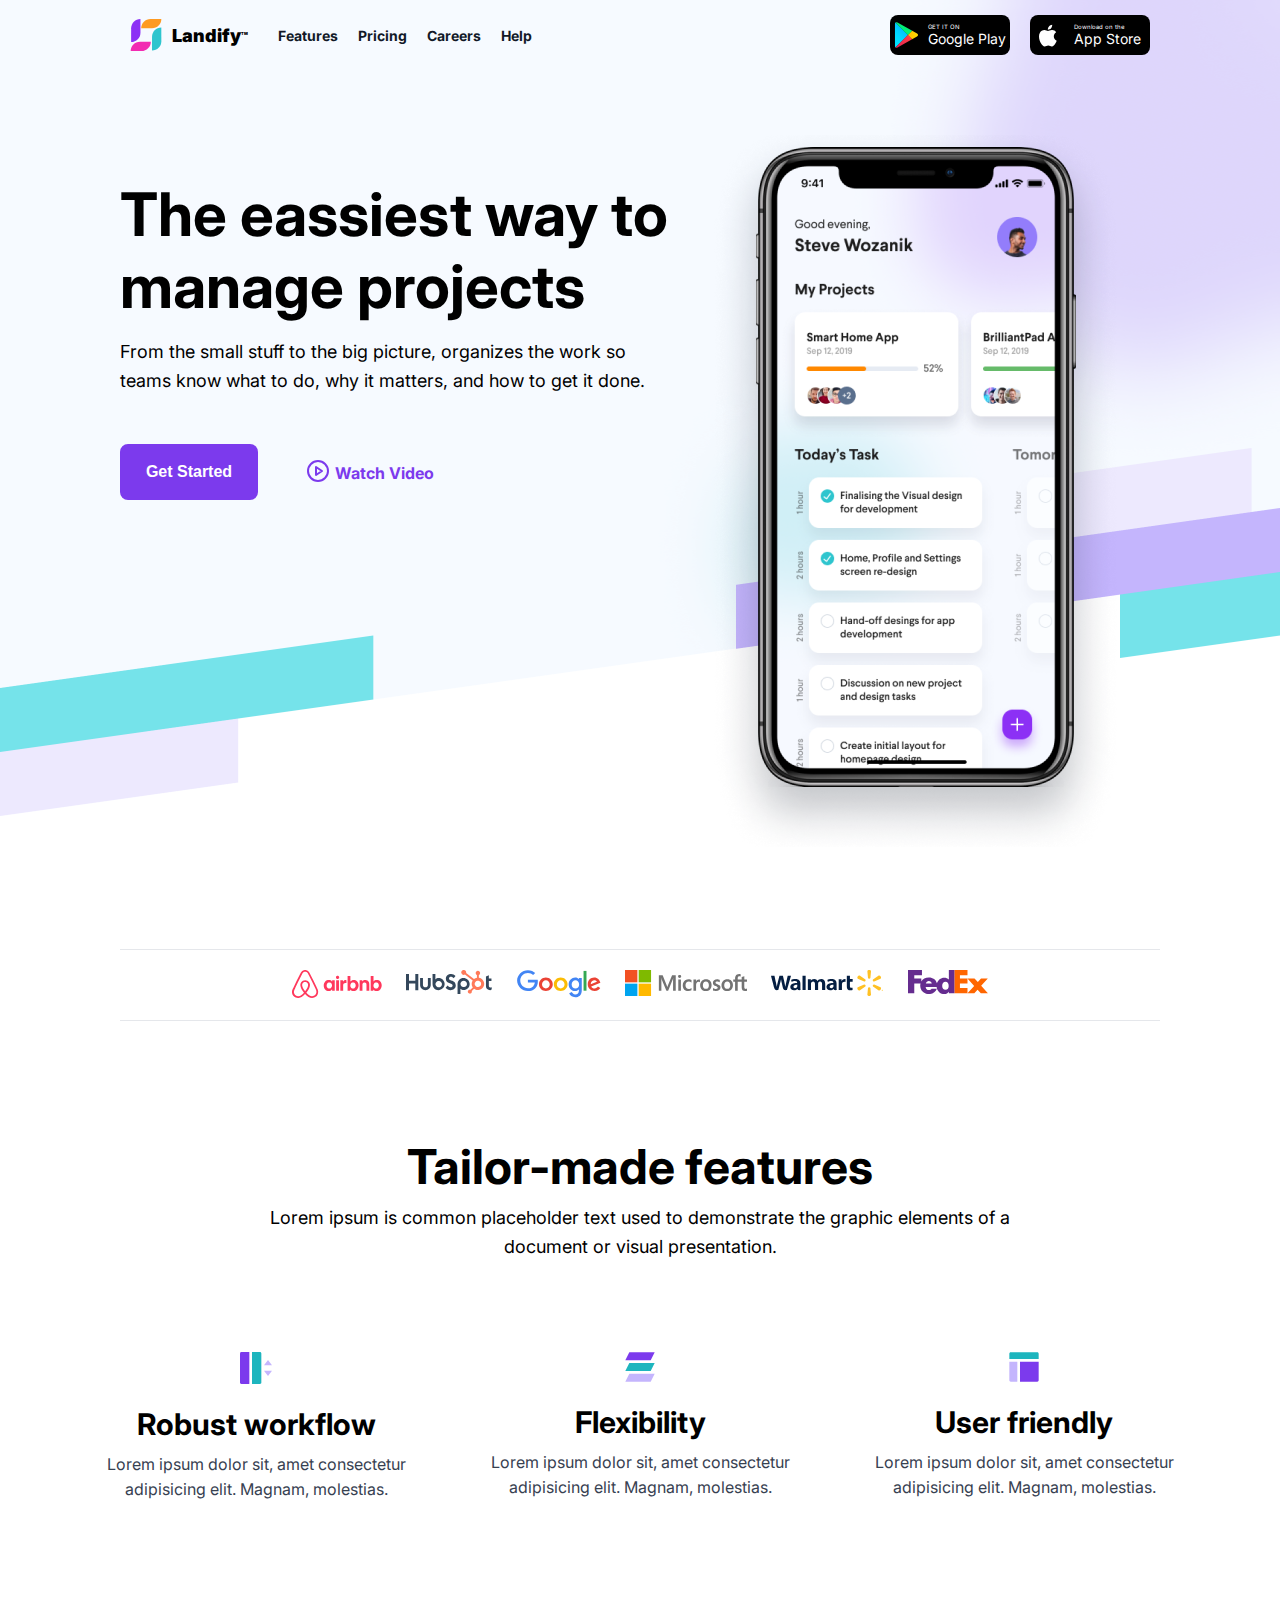
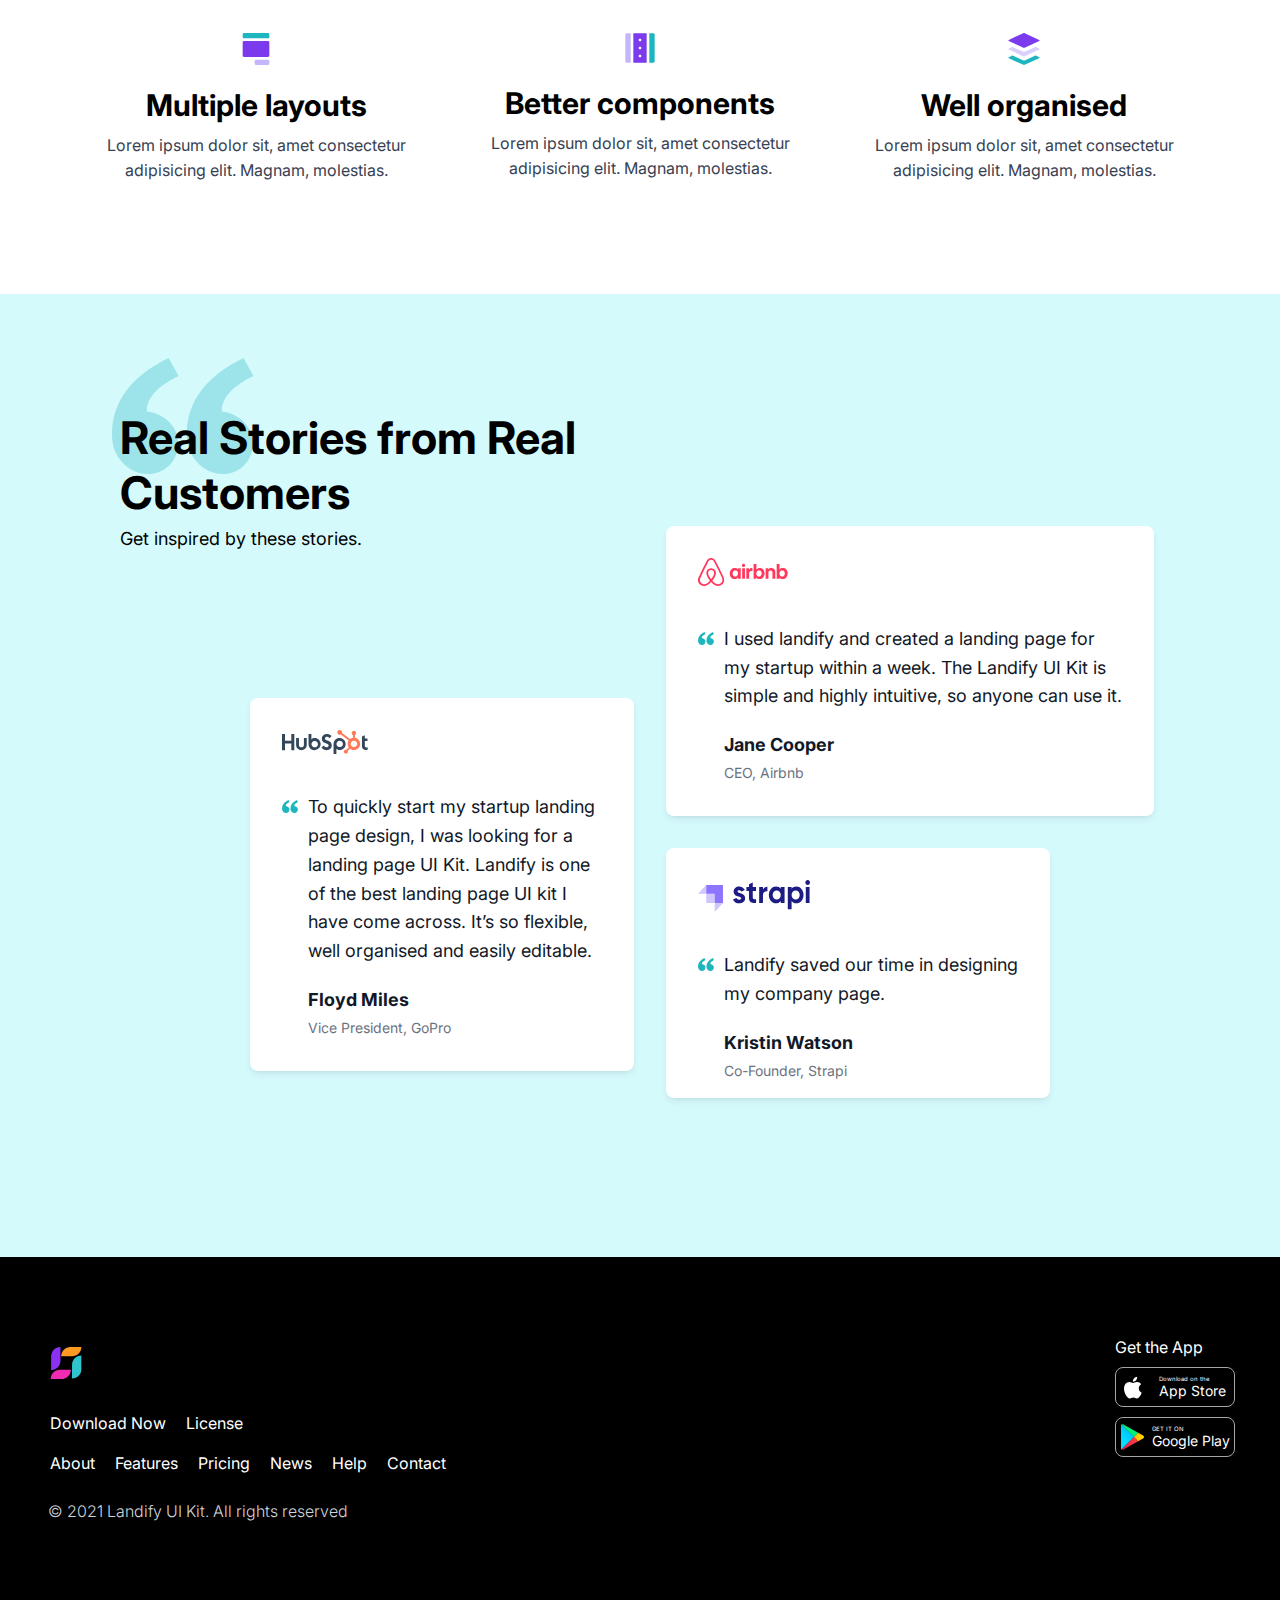
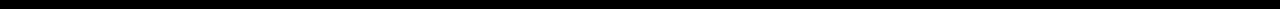
<file: index.html>
<!DOCTYPE html>
<html lang="en">

<head>
    <meta charset="UTF-8">
    <meta http-equiv="X-UA-Compatible" content="IE=edge">
    <meta name="viewport" content="width=device-width, initial-scale=1.0">
    <title>Document</title>
    <link rel="stylesheet" href="base.css">
    <link rel="shortcut icon" href="#">
</head>

<body>
    <header>
        <nav>
            <div class="nav-links">
                <div class="nav-links-logo">
                    <svg width="32" height="32" viewBox="0 0 32 32" fill="none" xmlns="http://www.w3.org/2000/svg">
                        <path
                            d="M0.657532 32H11.5068C16.6514 32 20.8219 27.8295 20.8219 22.6849H9.9726C4.82803 22.6849 0.657532 26.8554 0.657532 32Z"
                            fill="#F22BB2" />
                        <path
                            d="M1.14288 9.31507V23.0137C6.28745 23.0137 10.458 18.8432 10.458 13.6986V0C5.31338 0 1.14288 4.1705 1.14288 9.31507Z"
                            fill="#8C30F5" />
                        <path
                            d="M31.3425 0H20.4932C15.3486 0 11.1781 4.1705 11.1781 9.31507H22.0274C27.172 9.31507 31.3425 5.14457 31.3425 0Z"
                            fill="#FE9A22" />
                        <path
                            d="M31.3425 22.137V8.43835C26.1979 8.43835 22.0274 12.6089 22.0274 17.7534V31.4521C27.172 31.4521 31.3425 27.2816 31.3425 22.137Z"
                            fill="#2EC5CE" />
                    </svg>
                    <a href="#">Landify<sup style="font-size: .4rem;">TM</sup></a>
                </div>
                <div>
                    <a class="nav-link" href="#"><strong>Features</strong></a>
                </div>
                <div>
                    <a class="nav-link" href="#"><strong>Pricing</strong></a>
                </div>
                <div>
                    <a class="nav-link" href="#"><strong>Careers</strong></a>
                </div>
                <div>
                    <a class="nav-link" href="#"><strong>Help</strong></a>
                </div>
            </div>
            <div class="nav-store-links">
                <a href="#">
                    <div class="nav-store-links-div">
                        <svg width="25" height="26" viewBox="0 0 25 26" fill="none" xmlns="http://www.w3.org/2000/svg">
                            <path
                                d="M1.43531 0.538054C1.10739 0.930126 0.941819 1.43275 0.972507 1.94295V24.0591C0.941729 24.5693 1.10731 25.0719 1.43531 25.464L1.50931 25.5361L13.8983 13.1472V12.8549L1.50931 0.465454L1.43531 0.538054Z"
                                fill="url(#paint0_linear_3192_1671)" />
                            <path
                                d="M18.0277 17.2786L13.8983 13.1472V12.8549L18.0287 8.72449L18.1218 8.77759L23.0146 11.5577C24.4122 12.3517 24.4122 13.6509 23.0146 14.4454L18.1218 17.2255L18.0277 17.2786Z"
                                fill="url(#paint1_linear_3192_1671)" />
                            <path
                                d="M18.1218 17.225L13.8983 13.0011L1.4353 25.464C1.72007 25.7152 2.08373 25.8588 2.46326 25.87C2.8428 25.8812 3.2143 25.7593 3.5134 25.5254L18.1218 17.225Z"
                                fill="url(#paint2_linear_3192_1671)" />
                            <path
                                d="M18.1218 8.77706L3.5134 0.476657C3.2143 0.242751 2.8428 0.120844 2.46326 0.132058C2.08373 0.143272 1.72007 0.286899 1.4353 0.538057L13.8983 13.0011L18.1218 8.77706Z"
                                fill="url(#paint3_linear_3192_1671)" />
                            <path opacity="0.2"
                                d="M18.0287 17.132L3.5134 25.3793C3.22582 25.5982 2.87482 25.7176 2.51339 25.7196C2.15196 25.7215 1.79971 25.6058 1.5098 25.39L1.4353 25.4645L1.5093 25.5366L1.5098 25.5361C1.79966 25.752 2.15193 25.8678 2.51339 25.8659C2.87485 25.8639 3.22587 25.7444 3.5134 25.5254L18.1218 17.225L18.0287 17.132Z"
                                fill="black" />
                            <path opacity="0.12"
                                d="M1.43528 25.3184C1.1074 24.9263 0.941831 24.4237 0.972484 23.9135V24.0596C0.941813 24.5698 1.10738 25.0724 1.43528 25.4645L1.50978 25.39L1.43528 25.3184Z"
                                fill="black" />
                            <path opacity="0.12"
                                d="M23.0146 14.2988L18.0287 17.132L18.1218 17.225L23.0146 14.4449C23.3024 14.32 23.5515 14.1202 23.7358 13.8663C23.9202 13.6125 24.0331 13.3138 24.0629 13.0015C24.001 13.2843 23.8741 13.5488 23.6921 13.774C23.5101 13.9992 23.2781 14.1789 23.0146 14.2988Z"
                                fill="black" />
                            <path opacity="0.25"
                                d="M3.51343 0.623221L23.0146 11.7032C23.2783 11.8231 23.5103 12.0028 23.6923 12.2281C23.8743 12.4534 24.0012 12.7181 24.0629 13.001C24.0334 12.6886 23.9205 12.3898 23.7362 12.1358C23.5518 11.8818 23.3026 11.682 23.0146 11.5571L3.51343 0.477121C2.11583 -0.316979 0.972534 0.342621 0.972534 1.94342V2.08952C0.972534 0.488821 2.11583 -0.170779 3.51343 0.623221Z"
                                fill="white" />
                            <defs>
                                <linearGradient id="paint0_linear_3192_1671" x1="12.7996" y1="1.70976" x2="-3.98276"
                                    y2="18.4922" gradientUnits="userSpaceOnUse">
                                    <stop stop-color="#00A0FF" />
                                    <stop offset="0.00657" stop-color="#00A1FF" />
                                    <stop offset="0.2601" stop-color="#00BEFF" />
                                    <stop offset="0.5122" stop-color="#00D2FF" />
                                    <stop offset="0.7604" stop-color="#00DFFF" />
                                    <stop offset="1" stop-color="#00E3FF" />
                                </linearGradient>
                                <linearGradient id="paint1_linear_3192_1671" x1="24.8343" y1="13.0015" x2="0.637397"
                                    y2="13.0015" gradientUnits="userSpaceOnUse">
                                    <stop stop-color="#FFE000" />
                                    <stop offset="0.4087" stop-color="#FFBD00" />
                                    <stop offset="0.7754" stop-color="#FFA500" />
                                    <stop offset="1" stop-color="#FF9C00" />
                                </linearGradient>
                                <linearGradient id="paint2_linear_3192_1671" x1="15.8269" y1="15.2962" x2="-6.93143"
                                    y2="38.0545" gradientUnits="userSpaceOnUse">
                                    <stop stop-color="#FF3A44" />
                                    <stop offset="1" stop-color="#C31162" />
                                </linearGradient>
                                <linearGradient id="paint3_linear_3192_1671" x1="-1.70277" y1="-6.82376" x2="8.45975"
                                    y2="3.33876" gradientUnits="userSpaceOnUse">
                                    <stop stop-color="#32A071" />
                                    <stop offset="0.0685" stop-color="#2DA771" />
                                    <stop offset="0.4762" stop-color="#15CF74" />
                                    <stop offset="0.8009" stop-color="#06E775" />
                                    <stop offset="1" stop-color="#00F076" />
                                </linearGradient>
                            </defs>
                        </svg>
                        <div>
                            <div class="small-link">GET IT ON</div>
                            <div>Google Play</div>
                        </div>
                    </div>
                </a>
                <a href="#">
                    <div class="nav-store-links-div">
                        <svg width="18" height="23" viewBox="0 0 18 23" fill="none" xmlns="http://www.w3.org/2000/svg">
                            <path
                                d="M14.7973 12.3006C14.8081 11.4659 15.0298 10.6475 15.4418 9.92158C15.8538 9.19563 16.4428 8.58569 17.1539 8.14851C16.7021 7.50335 16.1062 6.97241 15.4134 6.59786C14.7205 6.22331 13.9499 6.01546 13.1627 5.99083C11.4835 5.81457 9.85552 6.99566 8.99981 6.99566C8.12754 6.99566 6.81004 6.00833 5.39131 6.03752C4.47364 6.06717 3.57929 6.33403 2.79541 6.81208C2.01154 7.29014 1.36486 7.9631 0.918393 8.76539C-1.01561 12.1138 0.426982 17.0349 2.27959 19.7415C3.20649 21.0668 4.28977 22.5473 5.70722 22.4948C7.09428 22.4372 7.61232 21.6103 9.28662 21.6103C10.9454 21.6103 11.4314 22.4948 12.8776 22.4614C14.366 22.4372 15.3038 21.1302 16.1981 19.7923C16.8641 18.8479 17.3766 17.8042 17.7166 16.6997C16.8518 16.334 16.1139 15.7218 15.5948 14.9395C15.0757 14.1572 14.7983 13.2394 14.7973 12.3006Z"
                                fill="white" />
                            <path
                                d="M12.0656 4.21083C12.8772 3.23663 13.277 1.98445 13.1802 0.720215C11.9403 0.850435 10.7951 1.44299 9.97259 2.37982C9.57045 2.83749 9.26245 3.36993 9.0662 3.9467C8.86996 4.52347 8.78931 5.13326 8.82888 5.74121C9.44902 5.7476 10.0625 5.61319 10.6232 5.3481C11.1838 5.08301 11.6771 4.69416 12.0656 4.21083Z"
                                fill="white" />
                        </svg>
                        <div class="big-link">
                            <div class="small-link">Download on the</div>
                            <div href="#">App Store</div>
                        </div>
                    </div>
                </a>
                <div class="nav-burger">
                    <svg width="24" height="24" viewBox="0 0 24 24" fill="none" xmlns="http://www.w3.org/2000/svg">
                        <path d="M4 6H20" stroke="#111827" stroke-width="2" stroke-linecap="round"
                            stroke-linejoin="round" />
                        <path d="M4 12H20" stroke="#111827" stroke-width="2" stroke-linecap="round"
                            stroke-linejoin="round" />
                        <path d="M4 18H20" stroke="#111827" stroke-width="2" stroke-linecap="round"
                            stroke-linejoin="round" />
                    </svg>
                </div>
            </div>
        </nav>
        <div class="header">
            <div class="header-news">
                <div class="header-headline">
                    <h1>The eassiest way to manage projects</h1>
                </div>
                <div class="header-line">
                    From the small stuff to the big picture, organizes the work so teams know what to do, why it
                    matters, and how to get it done.
                </div>
                <div class="header-links">
                    <button>Get Started</button>
                    <div class="header-links-sep">
                        <a class="header-svg" href="#">
                            <svg width="24" height="24" viewBox="0 0 24 24" fill="none"
                                xmlns="http://www.w3.org/2000/svg">
                                <path
                                    d="M12 22C17.5228 22 22 17.5228 22 12C22 6.47715 17.5228 2 12 2C6.47715 2 2 6.47715 2 12C2 17.5228 6.47715 22 12 22Z"
                                    stroke="#7C3AED" stroke-width="2" stroke-linecap="round" stroke-linejoin="round" />
                                <path d="M10 8L16 12L10 16V8Z" stroke="#7C3AED" stroke-width="2" stroke-linecap="round"
                                    stroke-linejoin="round" />
                            </svg>
                        </a>
                        <a class="header-link" href="#">Watch Video</a>
                    </div>
                </div>
            </div>
            <div class="header-shows">
                <img src="./img/iphoneX.png" alt="iPhone X">
            </div>
        </div>
    </header>
    <main>
        <div class="links">
            <div class="links-item">
                <a href="#">
                    <svg width="90" height="28" viewBox="0 0 90 28" fill="none" xmlns="http://www.w3.org/2000/svg">
                        <path
                            d="M25.7996 19.8443C25.6584 19.5031 25.5261 19.1443 25.3849 18.8381L24.732 17.3768L24.7055 17.3506C22.7643 13.1506 20.6908 8.88059 18.4937 4.68059L18.4055 4.50559C18.1849 4.09434 17.9643 3.63934 17.7349 3.21934C17.4525 2.72059 17.179 2.18684 16.729 1.67934C16.2904 1.14833 15.7383 0.720506 15.1127 0.426739C14.4871 0.132972 13.8036 -0.0194092 13.1114 -0.0194092C12.4192 -0.0194092 11.7356 0.132972 11.11 0.426739C10.4844 0.720506 9.93235 1.14833 9.49372 1.67934C9.07901 2.18684 8.77019 2.72059 8.48783 3.21934C8.26724 3.67434 8.04666 4.12059 7.81724 4.53184L7.72901 4.70684C5.56725 8.90684 3.45842 13.1768 1.51724 17.3768L1.4643 17.4293C1.27019 17.8843 1.04077 18.3568 0.820186 18.8643C0.679009 19.1706 0.537833 19.5031 0.396656 19.8706C0.0155087 20.8329 -0.106204 21.8771 0.0435143 22.9003C0.193232 23.9234 0.609213 24.8903 1.25046 25.7054C1.89171 26.5206 2.73609 27.1561 3.70038 27.5491C4.66468 27.9421 5.71561 28.0792 6.7496 27.9468C7.74089 27.8174 8.69543 27.49 9.55548 26.9843C10.7025 26.3456 11.8055 25.4181 13.0408 24.0793C14.2761 25.4181 15.4055 26.3456 16.5261 26.9931C17.6037 27.6203 18.824 27.9665 20.0731 27.9993C21.5196 28.0053 22.9194 27.4921 24.0141 26.5545C25.1088 25.6168 25.8245 24.3181 26.029 22.8981C26.2653 21.8776 26.1854 20.8102 25.7996 19.8356V19.8443ZM13.129 21.2968C11.6114 19.3718 10.6231 17.6043 10.2878 16.0906C10.1489 15.5297 10.119 14.9476 10.1996 14.3756C10.2614 13.9293 10.429 13.5356 10.6584 13.2031C11.1878 12.4418 12.1143 11.9693 13.129 11.9693C13.6109 11.9547 14.0889 12.059 14.5201 12.2728C14.9513 12.4866 15.3222 12.8033 15.5996 13.1943C15.829 13.5443 15.9967 13.9293 16.0496 14.3756C16.1378 14.8831 16.1025 15.4693 15.9614 16.0906C15.6261 17.5781 14.6378 19.3631 13.129 21.2968ZM24.3702 22.5918C24.2699 23.3128 23.9809 23.9951 23.532 24.5708C23.083 25.1465 22.4898 25.5955 21.8114 25.8731C21.1408 26.1531 20.3996 26.2318 19.6761 26.1531C18.9702 26.0656 18.2643 25.8381 17.5408 25.4181C16.3395 24.6818 15.2592 23.767 14.3378 22.7056C16.1908 20.4306 17.3114 18.3568 17.7349 16.5106C17.9378 15.6356 17.9643 14.8481 17.8761 14.1218C17.7659 13.4335 17.507 12.7768 17.1172 12.1968C16.6722 11.5679 16.0781 11.0571 15.3873 10.7092C14.6965 10.3614 13.9301 10.1871 13.1555 10.2018C11.5231 10.2018 10.0672 10.9543 9.18489 12.1881C8.78769 12.7666 8.53099 13.4285 8.43489 14.1218C8.32019 14.8568 8.34666 15.6706 8.57607 16.5106C8.9996 18.3568 10.1467 20.4568 11.9731 22.7231C11.0674 23.8047 9.98462 24.7276 8.77019 25.4531C8.03783 25.8731 7.34077 26.0918 6.63489 26.1793C5.53714 26.3188 4.42826 26.0229 3.54927 25.3561C2.67028 24.6892 2.09223 23.7053 1.94077 22.6181C1.85254 21.9181 1.9143 21.2181 2.19666 20.4306C2.28489 20.1506 2.41724 19.8706 2.55842 19.5381C2.75254 19.0831 2.98195 18.6106 3.20254 18.1381L3.23783 18.0768C5.14372 13.9031 7.22607 9.64184 9.38783 5.46809L9.47607 5.29309C9.69666 4.87309 9.91724 4.42684 10.1467 4.00684C10.3761 3.56059 10.6231 3.13184 10.9408 2.78184C11.2157 2.45636 11.5593 2.1946 11.9473 2.01501C12.3352 1.83541 12.7582 1.74233 13.1864 1.74233C13.6145 1.74233 14.0375 1.83541 14.4255 2.01501C14.8134 2.1946 15.157 2.45636 15.432 2.78184C15.7408 3.13184 15.9967 3.56059 16.2261 4.00684C16.4467 4.42684 16.6672 4.88184 16.8967 5.29309L16.9849 5.46809C19.1378 9.64184 21.2202 13.9031 23.1614 18.0768L23.1878 18.1031C23.4172 18.5581 23.6114 19.0656 23.832 19.5031C23.9731 19.8443 24.1143 20.1156 24.2025 20.4043C24.3702 21.1918 24.4584 21.8918 24.3702 22.5918ZM36.6525 21.1043C35.9877 21.114 35.3291 20.9751 34.7258 20.6979C34.1224 20.4207 33.5897 20.0123 33.1672 19.5031C32.2179 18.4181 31.714 17.019 31.7555 15.5831C31.741 14.1159 32.2611 12.6928 33.2202 11.5756C33.6638 11.0599 34.2161 10.6469 34.8381 10.3657C35.4601 10.0845 36.1366 9.94197 36.8202 9.94809C37.4634 9.93063 38.1004 10.0757 38.6716 10.3696C39.2427 10.6634 39.729 11.0965 40.0849 11.6281L40.1731 10.2543H42.7496V20.8243H40.1643L40.0761 19.2843C39.7092 19.8519 39.202 20.3171 38.6028 20.6356C38.0037 20.9541 37.3323 21.1155 36.6525 21.1043ZM37.3231 18.5843C37.8349 18.5843 38.2849 18.4443 38.7084 18.1906C39.0967 17.9106 39.4143 17.5431 39.6614 17.0968C39.882 16.6506 39.9967 16.1168 39.9967 15.5218C40.0311 15.0051 39.9296 14.4883 39.7023 14.022C39.4749 13.5558 39.1294 13.156 38.6996 12.8618C38.2866 12.6067 37.8097 12.4714 37.3231 12.4714C36.8365 12.4714 36.3597 12.6067 35.9467 12.8618C35.5584 13.1418 35.2408 13.5093 34.9937 13.9556C34.7604 14.4477 34.6456 14.9869 34.6584 15.5306C34.624 16.0474 34.7255 16.5642 34.9528 17.0304C35.1802 17.4967 35.5257 17.8964 35.9555 18.1906C36.3702 18.4443 36.8202 18.5843 37.3231 18.5843ZM47.1614 7.40184C47.1614 7.70809 47.1084 7.98809 46.9672 8.21559C46.8261 8.43434 46.632 8.63559 46.3761 8.77559C46.1202 8.91559 45.8467 8.96809 45.5643 8.96809C45.2819 8.96809 44.9996 8.91559 44.7437 8.77559C44.5017 8.64199 44.2982 8.44921 44.1525 8.21559C44.0159 7.96633 43.9489 7.6854 43.9584 7.40184C43.9584 7.08684 44.0202 6.80684 44.1525 6.58809C44.2937 6.32559 44.4967 6.16809 44.7437 6.02809C44.9996 5.88809 45.2731 5.82684 45.5643 5.82684C45.8452 5.82042 46.1229 5.88639 46.3704 6.01829C46.6178 6.15019 46.8265 6.3435 46.9761 6.57934C47.1045 6.83445 47.1681 7.1168 47.1614 7.40184ZM44.1614 20.7893V10.2368H46.9672V20.8068H44.1525L44.1614 20.7893ZM54.4672 13.0018V13.0368C54.3349 12.9756 54.1584 12.9493 54.0261 12.9231C53.8496 12.8881 53.7084 12.8881 53.5408 12.8881C52.7555 12.8881 52.1643 13.1156 51.7761 13.5881C51.3525 14.0693 51.1584 14.7431 51.1584 15.6093V20.7981H48.3437V10.2281H50.929L51.0172 11.8293C51.2996 11.2693 51.6349 10.8493 52.1114 10.5343C52.5853 10.2283 53.1433 10.0754 53.7084 10.0968C53.9114 10.0968 54.1055 10.1143 54.2731 10.1493C54.3614 10.1756 54.4143 10.1756 54.4672 10.2018V13.0018ZM55.5967 20.7893V5.89684H58.4025V11.5843C58.7996 11.0768 59.2496 10.6831 59.8143 10.3768C60.7083 9.94217 61.7239 9.81887 62.6972 10.0268C63.6706 10.2348 64.5448 10.7619 65.179 11.5231C66.1305 12.6104 66.6345 14.0129 66.5908 15.4518C66.6053 16.919 66.0852 18.3421 65.1261 19.4593C64.6824 19.975 64.1302 20.388 63.5082 20.6692C62.8862 20.9504 62.2096 21.093 61.5261 21.0868C60.8829 21.1043 60.2458 20.9593 59.6747 20.6654C59.1036 20.3715 58.6172 19.9384 58.2614 19.4068L58.1731 20.7806L55.5967 20.8068V20.7893ZM61.0231 18.5843C61.5261 18.5843 61.9761 18.4443 62.3996 18.1906C62.7878 17.9106 63.1055 17.5431 63.3525 17.0968C63.582 16.6506 63.6878 16.1168 63.6878 15.5218C63.6878 14.9356 63.582 14.4018 63.3525 13.9556C63.1208 13.5253 62.7953 13.1516 62.3996 12.8618C61.9866 12.6067 61.5097 12.4714 61.0231 12.4714C60.5365 12.4714 60.0597 12.6067 59.6467 12.8618C59.2496 13.1418 58.9408 13.5093 58.6849 13.9556C58.4516 14.4477 58.3368 14.9869 58.3496 15.5306C58.3152 16.0474 58.4166 16.5642 58.644 17.0304C58.8713 17.4967 59.2168 17.8964 59.6467 18.1906C60.0614 18.4443 60.5114 18.5843 61.0231 18.5843ZM67.6496 20.7981V10.2281H70.2349L70.3231 11.6018C70.648 11.0753 71.1089 10.6443 71.658 10.3536C72.2072 10.0628 72.8247 9.92283 73.4467 9.94809C74.1579 9.93591 74.857 10.1319 75.4565 10.5117C76.056 10.8914 76.5293 11.438 76.8172 12.0831C77.1261 12.7481 77.2937 13.5706 77.2937 14.4893V20.8243H74.479V14.8568C74.479 14.1218 74.3114 13.5443 73.9761 13.1156C73.6408 12.6956 73.182 12.4681 72.5996 12.4681C72.1761 12.4681 71.8055 12.5556 71.479 12.7481C71.1702 12.9493 70.9143 13.2031 70.7202 13.5618C70.5239 13.9245 70.4266 14.3317 70.4378 14.7431V20.7981H67.6496ZM78.6967 20.7981V5.88809H81.5114V11.5756C81.8926 11.0653 82.3886 10.6501 82.9599 10.363C83.5312 10.0759 84.1621 9.92489 84.8025 9.92184C85.4674 9.91219 86.126 10.0511 86.7293 10.3283C87.3327 10.6055 87.8653 11.0139 88.2878 11.5231C89.2325 12.6103 89.7329 14.0086 89.6908 15.4431C89.7061 16.9104 89.1859 18.3338 88.2261 19.4506C87.7824 19.9663 87.2302 20.3793 86.6082 20.6605C85.9862 20.9417 85.3096 21.0842 84.6261 21.0781C83.9829 21.0955 83.3458 20.9505 82.7747 20.6566C82.2036 20.3627 81.7172 19.9297 81.3614 19.3981L81.282 20.7718L78.6967 20.7981ZM84.1496 18.5843C84.6614 18.5843 85.1114 18.4443 85.5261 18.1906C85.9231 17.9106 86.2319 17.5431 86.4878 17.0968C86.7084 16.6506 86.8231 16.1168 86.8231 15.5218C86.8575 15.0051 86.7561 14.4883 86.5287 14.022C86.3014 13.5558 85.9559 13.156 85.5261 12.8618C85.1131 12.6067 84.6362 12.4714 84.1496 12.4714C83.663 12.4714 83.1861 12.6067 82.7731 12.8618C82.3849 13.1418 82.0673 13.5093 81.8202 13.9556C81.5739 14.4433 81.4584 14.9858 81.4849 15.5306C81.4505 16.0474 81.5519 16.5642 81.7793 17.0304C82.0066 17.4967 82.3521 17.8964 82.782 18.1906C83.1967 18.4443 83.6202 18.5843 84.1496 18.5843Z"
                            fill="#FF385C" />
                    </svg>
                </a>
                <a href="#">
                    <svg width="86" height="24" viewBox="0 0 86 24" fill="none" xmlns="http://www.w3.org/2000/svg">
                        <g clip-path="url(#clip0_3854_1044)">
                            <path
                                d="M9.31334 3.97272V10.7425H2.99819V3.97272H0V20.1328H2.99819V13.5828H9.31334V20.1328H12.3115V3.97272H9.31334Z"
                                fill="#33475B" />
                            <path
                                d="M21.9069 14.909C21.9069 15.5567 21.6455 16.1778 21.1804 16.6357C20.7152 17.0937 20.0843 17.351 19.4265 17.351C18.7687 17.351 18.1378 17.0937 17.6726 16.6357C17.2074 16.1778 16.9461 15.5567 16.9461 14.909V7.98743H14.1022V14.909C14.1022 16.2979 14.6626 17.6299 15.6601 18.612C16.6577 19.5941 18.0106 20.1458 19.4214 20.1458C20.8321 20.1458 22.185 19.5941 23.1826 18.612C24.1801 17.6299 24.7405 16.2979 24.7405 14.909V7.98743H21.9069V14.909Z"
                                fill="#33475B" />
                            <path
                                d="M42.9781 8.70041C42.9781 7.28167 43.9315 6.83189 44.9759 6.83189C45.8176 6.83189 46.9297 7.46244 47.6568 8.22749L49.5195 6.06684C48.5896 4.82888 46.7034 3.97272 45.1595 3.97272C42.0747 3.97272 39.8433 5.75157 39.8433 8.70041C39.8433 14.1715 46.6359 12.436 46.6359 15.4976C46.6359 16.442 45.7045 17.2765 44.6381 17.2765C42.9561 17.2765 42.4111 16.4666 41.6384 15.6104L39.5715 17.7263C40.8936 19.3243 42.5242 20.1357 44.4779 20.1357C47.4086 20.1357 49.7663 18.3351 49.7663 15.5208C49.7663 9.44666 42.9737 11.334 42.9737 8.70041"
                                fill="#33475B" />
                            <path
                                d="M84.9995 17.5512C83.319 17.5512 82.8416 16.8354 82.8416 15.7391V10.8871H85.4535V8.4285H82.8416V5.18463L79.958 6.45875V16.3422C79.958 18.8702 81.7296 20.1443 84.1593 20.1443C84.5404 20.1512 84.9212 20.1211 85.2963 20.0547L85.9999 17.505C85.6826 17.5267 85.3183 17.5484 84.9995 17.5484"
                                fill="#33475B" />
                            <path
                                d="M32.7318 8.06844C31.323 8.06844 30.3403 8.47048 29.3899 9.38883V4.06964H26.5415V13.9285C26.5415 17.6193 29.2518 20.1473 32.297 20.1473C35.6756 20.1473 38.6474 17.5744 38.6474 14.1093C38.6474 10.6875 35.9121 8.06988 32.7318 8.06988V8.06844ZM32.7142 17.3257C32.075 17.3257 31.4502 17.1391 30.9187 16.7895C30.3872 16.4399 29.973 15.943 29.7284 15.3616C29.4838 14.7802 29.4198 14.1405 29.5445 13.5233C29.6692 12.9061 29.977 12.3392 30.429 11.8942C30.8809 11.4492 31.4568 11.1462 32.0837 11.0235C32.7106 10.9007 33.3604 10.9637 33.9509 11.2045C34.5414 11.4453 35.0462 11.8531 35.4013 12.3764C35.7564 12.8996 35.9459 13.5147 35.9459 14.144C35.9459 14.9878 35.6054 15.7971 34.9994 16.3938C34.3933 16.9905 33.5713 17.3257 32.7142 17.3257Z"
                                fill="#33475B" />
                            <path
                                d="M63.6597 13.9618C63.6597 10.4909 60.6938 7.92383 57.3093 7.92383C54.2641 7.92383 51.5538 10.4518 51.5538 14.1426V24.0072H54.4022V18.6808C55.3511 19.5977 56.3354 20.0012 57.7426 20.0012C60.923 20.0012 63.6582 17.385 63.6582 13.9618H63.6597ZM60.9626 13.9271C60.9626 14.5564 60.7731 15.1715 60.418 15.6947C60.0629 16.2179 59.5582 16.6258 58.9676 16.8666C58.3771 17.1074 57.7273 17.1704 57.1004 17.0476C56.4735 16.9249 55.8977 16.6218 55.4457 16.1769C54.9937 15.7319 54.6859 15.165 54.5612 14.5478C54.4365 13.9306 54.5005 13.2909 54.7451 12.7095C54.9897 12.1281 55.404 11.6312 55.9354 11.2816C56.4669 10.932 57.0917 10.7454 57.7309 10.7454C58.588 10.7454 59.41 11.0806 60.0161 11.6773C60.6222 12.274 60.9626 13.0832 60.9626 13.9271Z"
                                fill="#33475B" />
                            <path
                                d="M72.8615 7.78787V4.97063C73.2397 4.79667 73.5599 4.52054 73.7848 4.17438C74.0098 3.82823 74.1302 3.42628 74.1322 3.01535V2.95027C74.1322 2.37493 73.9 1.82315 73.4868 1.41632C73.0736 1.00949 72.5131 0.780939 71.9287 0.780939H71.8626C71.2782 0.780939 70.7177 1.00949 70.3045 1.41632C69.8913 1.82315 69.6591 2.37493 69.6591 2.95027V3.01535C69.6611 3.42628 69.7815 3.82823 70.0065 4.17438C70.2314 4.52054 70.5516 4.79667 70.9298 4.97063V7.78787C69.8429 7.95157 68.8192 8.3951 67.9625 9.07356L60.1152 3.05584C60.1707 2.8574 60.2003 2.6528 60.2033 2.44698C60.2042 1.96352 60.0594 1.49067 59.7873 1.08823C59.5151 0.685791 59.1279 0.371847 58.6745 0.186108C58.2211 0.000369021 57.722 -0.0488204 57.2402 0.0447614C56.7584 0.138343 56.3156 0.370492 55.9679 0.711844C55.6201 1.0532 55.383 1.48842 55.2865 1.96245C55.1901 2.43649 55.2386 2.92805 55.4259 3.37496C55.6132 3.82186 55.9309 4.20404 56.3389 4.47314C56.7469 4.74224 57.2267 4.88618 57.7178 4.88675C58.1472 4.88486 58.5686 4.77217 58.94 4.55991L66.6683 10.4793C65.9739 11.5118 65.6116 12.7264 65.6286 13.9647C65.6456 15.203 66.0412 16.4075 66.7638 17.4211L64.4134 19.7351C64.2233 19.6753 64.0253 19.6436 63.8258 19.6411C63.4227 19.6414 63.0287 19.7593 62.6936 19.98C62.3585 20.2007 62.0974 20.5142 61.9433 20.8809C61.7891 21.2477 61.7489 21.6511 61.8276 22.0404C61.9063 22.4296 62.1005 22.7872 62.3855 23.0678C62.6706 23.3485 63.0338 23.5396 63.4291 23.6171C63.8245 23.6946 64.2344 23.655 64.6069 23.5033C64.9794 23.3515 65.2978 23.0944 65.522 22.7646C65.7461 22.4347 65.8659 22.0468 65.8662 21.6499C65.8637 21.4534 65.8315 21.2585 65.7707 21.0714L68.0961 18.782C68.8544 19.3565 69.7361 19.7525 70.6739 19.9397C71.6116 20.1268 72.5803 20.1003 73.506 19.8619C74.4316 19.6236 75.2896 19.1799 76.0142 18.5647C76.7388 17.9495 77.3107 17.1793 77.6862 16.3129C78.0618 15.4465 78.2309 14.507 78.1807 13.5664C78.1305 12.6257 77.8623 11.7088 77.3966 10.886C76.9309 10.0631 76.2801 9.35614 75.494 8.81913C74.7079 8.28212 73.8074 7.92936 72.8615 7.78787ZM71.8979 17.0523C71.2618 17.0518 70.6401 16.8656 70.1115 16.5173C69.5829 16.169 69.171 15.6742 68.9279 15.0955C68.6848 14.5168 68.6215 13.8801 68.7458 13.266C68.8701 12.6518 69.1766 12.0878 69.6265 11.6451C70.0764 11.2023 70.6495 10.9009 71.2734 10.7787C71.8972 10.6566 72.5439 10.7193 73.1316 10.9589C73.7193 11.1984 74.2216 11.6042 74.5752 12.1248C74.9287 12.6454 75.1176 13.2574 75.1179 13.8837C75.1179 14.7237 74.7789 15.5293 74.1756 16.1232C73.5723 16.7172 72.754 17.0509 71.9008 17.0509"
                                fill="#FF7A59" />
                        </g>
                        <defs>
                            <clipPath id="clip0_3854_1044">
                                <rect width="86" height="24" fill="white" />
                            </clipPath>
                        </defs>
                    </svg>
                </a>
                <a href="#">
                    <svg width="84" height="28" viewBox="0 0 84 28" fill="none" xmlns="http://www.w3.org/2000/svg">
                        <path
                            d="M35.7463 14.3591C35.7463 18.2457 32.6612 21.1096 28.875 21.1096C25.0888 21.1096 22.0037 18.2457 22.0037 14.3591C22.0037 10.4452 25.0888 7.6087 28.875 7.6087C32.6612 7.6087 35.7463 10.4452 35.7463 14.3591ZM32.7384 14.3591C32.7384 11.9304 30.9503 10.2687 28.875 10.2687C26.7997 10.2687 25.0116 11.9304 25.0116 14.3591C25.0116 16.7635 26.7997 18.4496 28.875 18.4496C30.9503 18.4496 32.7384 16.7604 32.7384 14.3591Z"
                            fill="#EA4335" />
                        <path
                            d="M50.5698 14.3591C50.5698 18.2457 47.4846 21.1096 43.6985 21.1096C39.9123 21.1096 36.8271 18.2457 36.8271 14.3591C36.8271 10.4483 39.9123 7.6087 43.6985 7.6087C47.4846 7.6087 50.5698 10.4452 50.5698 14.3591ZM47.5618 14.3591C47.5618 11.9304 45.7738 10.2687 43.6985 10.2687C41.6232 10.2687 39.8351 11.9304 39.8351 14.3591C39.8351 16.7635 41.6232 18.4496 43.6985 18.4496C45.7738 18.4496 47.5618 16.7604 47.5618 14.3591Z"
                            fill="#FBBC05" />
                        <path
                            d="M64.7757 8.01653V20.1357C64.7757 25.1209 61.7925 27.157 58.2657 27.157C54.9459 27.157 52.9478 24.9687 52.1942 23.1791L54.8131 22.1048C55.2794 23.2035 56.422 24.5 58.2626 24.5C60.5201 24.5 61.9191 23.1274 61.9191 20.5435V19.5726H61.8141C61.1409 20.3913 59.8438 21.1065 58.207 21.1065C54.7822 21.1065 51.6445 18.1665 51.6445 14.3835C51.6445 10.5731 54.7822 7.6087 58.207 7.6087C59.8407 7.6087 61.1378 8.32392 61.8141 9.11827H61.9191V8.01957H64.7757V8.01653ZM62.1322 14.3835C62.1322 12.0065 60.5232 10.2687 58.4757 10.2687C56.4004 10.2687 54.6617 12.0065 54.6617 14.3835C54.6617 16.7361 56.4004 18.4496 58.4757 18.4496C60.5232 18.4496 62.1322 16.7361 62.1322 14.3835Z"
                            fill="#4285F4" />
                        <path d="M69.4853 0.913025V20.6956H66.5515V0.913025H69.4853Z" fill="#34A853" />
                        <path
                            d="M80.9181 16.5809L83.2528 18.1148C82.4993 19.2135 80.6834 21.1065 77.5457 21.1065C73.6546 21.1065 70.7485 18.1422 70.7485 14.3561C70.7485 10.3417 73.6793 7.60565 77.2091 7.60565C80.7637 7.60565 82.5024 10.3935 83.0706 11.9L83.3825 12.667L74.2259 16.4043C74.9269 17.7587 76.0171 18.4496 77.5457 18.4496C79.0775 18.4496 80.1399 17.707 80.9181 16.5809ZM73.7318 14.1522L79.8527 11.6474C79.516 10.8043 78.5031 10.217 77.311 10.217C75.7824 10.217 73.6546 11.547 73.7318 14.1522Z"
                            fill="#EA4335" />
                        <path
                            d="M10.8985 12.6031V9.73915H20.6913C20.7871 10.2383 20.8365 10.8287 20.8365 11.4678C20.8365 13.6165 20.2404 16.2735 18.3196 18.1665C16.4512 20.0839 14.064 21.1065 10.9016 21.1065C5.04015 21.1065 0.111328 16.4013 0.111328 10.6248C0.111328 4.84828 5.04015 0.143066 10.9016 0.143066C14.1443 0.143066 16.4543 1.39698 18.1899 3.03133L16.1393 5.0522C14.8947 3.90176 13.2085 3.00698 10.8985 3.00698C6.61824 3.00698 3.27059 6.40654 3.27059 10.6248C3.27059 14.8431 6.61824 18.2426 10.8985 18.2426C13.6749 18.2426 15.256 17.1439 16.269 16.1457C17.0904 15.3361 17.6309 14.1796 17.844 12.6L10.8985 12.6031Z"
                            fill="#4285F4" />
                    </svg>
                </a>
                <a href="#">
                    <svg width="122" height="26" viewBox="0 0 122 26" fill="none" xmlns="http://www.w3.org/2000/svg">
                        <g clip-path="url(#clip0_3854_1061)">
                            <path
                                d="M43.0636 14.9752L42.3365 17.031H42.2759C42.1547 16.5674 41.9325 15.862 41.5689 15.0155L37.6706 5.24029H33.853V20.8201H36.3779V11.2062C36.3779 10.6015 36.3779 9.91626 36.3577 9.06975C36.3375 8.6465 36.2971 8.32402 36.2769 8.08215H36.3375C36.4587 8.68681 36.6 9.13022 36.701 9.41239L41.3871 20.7798H43.1646L47.8103 9.31161C47.9113 9.0496 48.0123 8.52557 48.1133 8.08215H48.1739C48.1133 9.23099 48.0729 10.2589 48.0527 10.8837V20.7597H50.7391V5.19998H47.063L43.0636 14.9752ZM53.2841 9.59378H55.91V20.7597H53.2841V9.59378ZM54.6173 4.8775C54.1729 4.8775 53.8093 5.03874 53.5063 5.32091C53.2034 5.60309 53.0418 5.96588 53.0418 6.40929C53.0418 6.83254 53.2034 7.19533 53.5063 7.4775C53.8093 7.75967 54.1729 7.90076 54.6173 7.90076C55.0616 7.90076 55.4454 7.73952 55.7282 7.4775C56.0312 7.19533 56.1928 6.83254 56.1928 6.40929C56.1928 5.98603 56.0312 5.62324 55.7282 5.32091C55.4656 5.03874 55.0818 4.8775 54.6173 4.8775ZM65.2216 9.49301C64.7368 9.39223 64.2318 9.33177 63.7471 9.33177C62.5553 9.33177 61.4646 9.59378 60.5557 10.1178C59.6467 10.6418 58.9196 11.3674 58.455 12.2744C57.9702 13.2015 57.7279 14.2698 57.7279 15.4992C57.7279 16.5674 57.9702 17.5147 58.4348 18.3814C58.8994 19.2279 59.5457 19.9132 60.4143 20.3767C61.2424 20.8403 62.212 21.0822 63.3027 21.0822C64.555 21.0822 65.6255 20.8201 66.4739 20.3364L66.4941 20.3163V17.8977L66.3931 17.9783C66.0093 18.2605 65.5649 18.5023 65.1206 18.6434C64.656 18.8046 64.2318 18.8853 63.8683 18.8853C62.8179 18.8853 61.9898 18.5829 61.404 17.9178C60.7981 17.2729 60.4951 16.386 60.4951 15.2775C60.4951 14.1287 60.7981 13.2217 61.4242 12.5566C62.0504 11.8915 62.8785 11.5488 63.8885 11.5488C64.7368 11.5488 65.6053 11.831 66.3931 12.3953L66.4941 12.476V9.91626L66.4739 9.89611C66.1305 9.75502 65.7467 9.59378 65.2216 9.49301ZM73.8868 9.41239C73.2404 9.41239 72.6345 9.61394 72.1093 10.0372C71.6649 10.4 71.362 10.924 71.0994 11.5488H71.0792V9.59378H68.4534V20.7597H71.0792V15.0558C71.0792 14.0884 71.2812 13.2822 71.7255 12.6977C72.1699 12.093 72.7355 11.7907 73.4222 11.7907C73.6646 11.7907 73.907 11.8511 74.21 11.8915C74.4928 11.9721 74.6947 12.0527 74.8361 12.1535L74.9371 12.2341V9.61394L74.8765 9.59378C74.6947 9.47285 74.3312 9.41239 73.8868 9.41239ZM81.0371 9.35192C79.1991 9.35192 77.7245 9.89611 76.6944 10.9643C75.6441 12.0325 75.1391 13.5039 75.1391 15.3581C75.1391 17.0915 75.6643 18.5023 76.6742 19.5302C77.6841 20.538 79.0577 21.062 80.7745 21.062C82.5722 21.062 84.0063 20.5178 85.0365 19.4294C86.0868 18.3411 86.5918 16.8899 86.5918 15.0961C86.5918 13.3225 86.107 11.9116 85.1173 10.8837C84.1679 9.8558 82.7742 9.35192 81.0371 9.35192ZM83.1378 17.938C82.653 18.5628 81.8855 18.8651 80.9361 18.8651C79.9868 18.8651 79.2192 18.5628 78.6739 17.8977C78.1285 17.2729 77.8659 16.3659 77.8659 15.217C77.8659 14.0279 78.1487 13.1209 78.6739 12.476C79.2192 11.831 79.9666 11.5085 80.9159 11.5085C81.8451 11.5085 82.5722 11.8108 83.0974 12.4356C83.6226 13.0604 83.9053 13.9674 83.9053 15.1566C83.8649 16.3659 83.6428 17.3132 83.1378 17.938ZM92.4494 14.2294C91.6212 13.8868 91.0961 13.6248 90.8537 13.4031C90.6517 13.2015 90.5507 12.9194 90.5507 12.5566C90.5507 12.2542 90.6719 11.9519 90.9749 11.7504C91.2779 11.5488 91.6212 11.448 92.1262 11.448C92.5706 11.448 93.0351 11.5287 93.4795 11.6496C93.9239 11.7705 94.3279 11.9519 94.651 12.1938L94.752 12.2744V9.81549L94.6914 9.79533C94.3884 9.6744 93.9845 9.55347 93.4997 9.4527C93.0149 9.37208 92.5706 9.33177 92.207 9.33177C90.9547 9.33177 89.9245 9.63409 89.1166 10.2992C88.3087 10.924 87.9249 11.7705 87.9249 12.7581C87.9249 13.2822 88.0057 13.7457 88.1875 14.1287C88.3692 14.5116 88.6318 14.8744 88.9954 15.1767C89.359 15.4589 89.8841 15.7814 90.6113 16.0837C91.2173 16.3457 91.6818 16.5473 91.9646 16.7085C92.2474 16.8698 92.4292 17.0511 92.5706 17.1922C92.6716 17.3535 92.7322 17.555 92.7322 17.817C92.7322 18.5628 92.1666 18.9256 91.0153 18.9256C90.5709 18.9256 90.1063 18.8449 89.561 18.6636C89.0156 18.4822 88.5106 18.2201 88.0865 17.9178L87.9855 17.8372V20.3969L88.0461 20.417C88.4298 20.5984 88.8944 20.7194 89.46 20.8605C90.0255 20.9612 90.5305 21.0418 90.9749 21.0418C92.3282 21.0418 93.4391 20.7395 94.2269 20.0744C95.0348 19.4294 95.459 18.6031 95.459 17.5349C95.459 16.7891 95.257 16.124 94.8126 15.6201C94.2269 15.1364 93.4997 14.6325 92.4494 14.2294ZM102.387 9.35192C100.549 9.35192 99.0745 9.89611 98.0444 10.9643C97.0143 12.0325 96.4891 13.5039 96.4891 15.3581C96.4891 17.0915 97.0143 18.5023 98.0242 19.5302C99.0341 20.538 100.408 21.062 102.125 21.062C103.922 21.062 105.356 20.5178 106.386 19.4294C107.437 18.3411 107.942 16.8899 107.942 15.0961C107.942 13.3225 107.457 11.9116 106.467 10.8837C105.518 9.8558 104.124 9.35192 102.387 9.35192ZM104.468 17.938C103.983 18.5628 103.215 18.8651 102.266 18.8651C101.296 18.8651 100.549 18.5628 100.004 17.8977C99.4583 17.2729 99.1957 16.3659 99.1957 15.217C99.1957 14.0279 99.4785 13.1209 100.004 12.476C100.549 11.831 101.296 11.5085 102.246 11.5085C103.155 11.5085 103.902 11.8108 104.427 12.4356C104.952 13.0604 105.235 13.9674 105.235 15.1566C105.235 16.3659 104.973 17.3132 104.468 17.938ZM121.98 11.7504V9.59378H119.334V6.28836L119.253 6.30851L116.748 7.05425L116.688 7.0744V9.59378H112.729V8.18293C112.729 7.53797 112.89 7.03409 113.173 6.71161C113.456 6.38913 113.88 6.22789 114.405 6.22789C114.769 6.22789 115.153 6.30851 115.577 6.48991L115.678 6.55037V4.27285L115.617 4.2527C115.254 4.13177 114.769 4.05115 114.143 4.05115C113.355 4.05115 112.668 4.23254 112.042 4.53487C111.416 4.8775 110.951 5.34107 110.608 5.96588C110.265 6.57053 110.083 7.2558 110.083 8.04185V9.59378H108.245V11.7302H110.083V20.7597H112.729V11.7504H116.688V17.4946C116.688 19.8527 117.799 21.0418 120.021 21.0418C120.384 21.0418 120.768 20.9814 121.131 20.9209C121.515 20.8403 121.798 20.7395 121.96 20.6589L121.98 20.6387V18.4822L121.879 18.5628C121.717 18.6636 121.576 18.7442 121.333 18.8046C121.131 18.8651 120.95 18.8853 120.808 18.8853C120.283 18.8853 119.92 18.7643 119.657 18.462C119.415 18.1798 119.293 17.7163 119.293 17.031V11.7504H121.98Z"
                                fill="#737373" />
                            <path d="M0 0H12.3818V12.355H0V0Z" fill="#F25022" />
                            <path d="M13.6744 0H26.0562V12.355H13.6744V0Z" fill="#7FBA00" />
                            <path d="M0 13.645H12.3818V26H0V13.645Z" fill="#00A4EF" />
                            <path d="M13.6744 13.645H26.0562V26H13.6744V13.645Z" fill="#FFB900" />
                        </g>
                        <defs>
                            <clipPath id="clip0_3854_1061">
                                <rect width="122" height="26" fill="white" />
                            </clipPath>
                        </defs>
                    </svg>
                </a>
                <a href="#">
                    <svg width="112" height="26" viewBox="0 0 112 26" fill="none" xmlns="http://www.w3.org/2000/svg">
                        <g clip-path="url(#clip0_3854_1067)">
                            <path
                                d="M39.8578 9.24784V10.7213H39.9032C40.4382 9.93242 41.3264 9.00334 43.2949 9.00334C44.8265 9.00334 46.0013 9.77594 46.5048 10.943H46.5503C46.9804 10.3529 47.4734 9.90634 48.0259 9.59013C48.6797 9.21524 49.407 9.00008 50.3231 9.00008C52.3966 9.00008 54.2323 10.3366 54.2323 13.7074V20.1001H51.0714V14.154C51.0714 12.4458 50.449 11.4581 49.1553 11.4581C48.2077 11.4581 47.5188 12.0514 47.2566 12.7816C47.1657 13.0326 47.1237 13.3749 47.1237 13.6617V20.1033H43.9628V13.9128C43.9628 12.4621 43.3649 11.4548 42.0886 11.4548C41.0676 11.4548 40.4277 12.2046 40.1655 12.8468C40.0536 13.1206 40.0186 13.4368 40.0186 13.7335V20.1001H36.8542V9.24784H39.8578ZM70.5475 9.24784V11.2951H70.6349C71.2153 9.7303 72.593 9.00334 73.8028 9.00334C74.107 9.00334 74.2748 9.02616 74.5196 9.0718V11.9144C74.2294 11.8753 73.9602 11.8362 73.5825 11.8362C72.2119 11.8362 71.2573 12.5795 71.016 13.7432C70.9636 13.9845 70.9461 14.2453 70.9461 14.5452V20.1033H67.7012V9.24784H70.5475ZM78.9253 5.65216V9.06854H81.6667V11.8329H78.9253V15.9111C78.9253 17.2313 79.2855 17.8703 80.3554 17.8703C80.859 17.8703 81.2296 17.8116 81.5513 17.7366L81.5932 20.0283C81.1632 20.1783 80.247 20.3413 79.317 20.3413C78.2225 20.3413 77.3099 19.986 76.7539 19.435C76.1176 18.8059 75.8239 17.7757 75.8239 16.3088V5.65216H78.9253ZM34.6513 20.1001H31.5044V5.65216H34.6513V20.1001ZM26.2595 16.224C26.2595 16.4229 26.242 16.6315 26.1826 16.8108C25.9378 17.5639 25.1021 18.1995 24.0601 18.1995C23.1895 18.1995 22.4971 17.7399 22.4971 16.7652C22.4971 15.2754 24.2594 14.8614 26.263 14.8712V16.224H26.2595ZM29.4029 13.6259C29.4029 11.1647 28.277 9.00334 24.4692 9.00334C22.5146 9.00334 20.9621 9.51515 20.116 9.97153L20.7349 11.947C21.5076 11.4907 22.7419 11.1158 23.9098 11.1158C25.8434 11.1125 26.1581 12.1361 26.1581 12.7914V12.9478C21.9447 12.9413 19.2838 14.3007 19.2838 17.0716C19.2838 18.7635 20.637 20.3478 22.9937 20.3478C24.4448 20.3478 25.6546 19.8099 26.3819 18.9461H26.4518C26.4518 18.9461 26.9343 20.8205 29.5848 20.1033C29.4449 19.3209 29.3994 18.4897 29.3994 17.4889V13.6259H29.4029ZM3.47562 5.65216C3.80081 7.18106 4.72391 11.621 4.72391 11.621C5.11203 13.4466 5.46869 15.3602 5.73793 16.8728H5.78688C6.04912 15.2656 6.46172 13.7432 6.9023 11.859L8.45828 5.65216H11.9024L13.357 12.0188C13.7382 13.7889 14.0424 15.1548 14.2836 16.801H14.3291C14.5913 15.1385 14.934 13.7172 15.3081 11.8981L16.7068 5.65216H20.0111L15.9165 20.1001C13.3081 20.6314 12.308 19.6535 11.9514 18.1017C11.5947 16.5468 10.8954 13.59 10.8954 13.59C10.5353 11.9699 10.2555 10.8289 10.0597 9.16634H10.0108C9.73105 10.8126 9.43733 11.9666 9.00375 13.5868L7.28692 20.1033C4.62251 20.5988 3.69941 19.8653 3.1889 17.8735C2.74833 16.1686 0 5.65542 0 5.65542H3.47562V5.65216ZM62.4563 16.224C62.4563 16.4229 62.4389 16.6315 62.3794 16.8108C62.1346 17.5639 61.299 18.1995 60.257 18.1995C59.3863 18.1995 58.694 17.7399 58.694 16.7652C58.694 15.2754 60.4563 14.8614 62.4598 14.8712V16.224H62.4563ZM65.5998 13.6259C65.5998 11.1647 64.4739 9.00334 60.6661 9.00334C58.7115 9.00334 57.159 9.51515 56.3128 9.97153L56.9317 11.947C57.7044 11.4907 58.9387 11.1158 60.1066 11.1158C62.0367 11.1125 62.3549 12.1361 62.3549 12.7914V12.9478C58.145 12.9413 55.4841 14.3007 55.4841 17.0716C55.4841 18.7635 56.8408 20.3478 59.194 20.3478C60.6416 20.3478 61.8549 19.8099 62.5787 18.9461H62.6521C62.6521 18.9461 63.1347 20.8205 65.7851 20.1033C65.6452 19.3209 65.5998 18.4897 65.5998 17.4889V13.6259Z"
                                fill="#041E42" />
                            <path
                                d="M94.4234 15.1241C94.7335 15.6517 94.7126 16.2406 94.3815 16.5096L88.6585 20.4276C88.0625 20.7646 87.1703 20.3561 86.6649 19.5017C86.156 18.6439 86.2467 17.6874 86.8427 17.3504L93.1791 14.4705C93.5764 14.3208 94.1132 14.5965 94.4234 15.1241ZM101.955 15.1241C102.269 14.5965 102.802 14.3242 103.2 14.4671L109.539 17.3469C110.135 17.6839 110.223 18.6405 109.717 19.4983C109.208 20.3527 108.313 20.7578 107.72 20.4242L101.997 16.5062C101.669 16.2406 101.645 15.6483 101.955 15.1241ZM98.1875 17.2482C98.8114 17.2482 99.3238 17.5614 99.3935 17.9733L100.01 24.7745C100.01 25.4485 99.2053 26 98.191 26C97.1803 26 96.3717 25.4485 96.3717 24.7745L96.9851 17.9733C97.0548 17.5614 97.5671 17.2482 98.1875 17.2482ZM101.997 9.49385L107.72 5.5724C108.313 5.2354 109.208 5.64048 109.717 6.4983C110.223 7.35611 110.135 8.31265 109.539 8.64965L103.2 11.5329C102.802 11.6758 102.265 11.4035 101.955 10.8759C101.645 10.3483 101.669 9.75936 101.997 9.49385ZM93.1791 11.5329L86.8427 8.64965C86.2502 8.31265 86.1595 7.35611 86.6649 6.4983C87.1703 5.64048 88.066 5.2354 88.6585 5.5724L94.3815 9.49385C94.7126 9.75596 94.7335 10.3483 94.4234 10.8759C94.1132 11.4035 93.5764 11.6758 93.1791 11.5329ZM96.9851 8.02671L96.3717 1.22545C96.3717 0.551453 97.1768 0 98.191 0C99.2053 0 100.01 0.551453 100.01 1.22545L99.3935 8.02671C99.3238 8.43519 98.8114 8.75177 98.1875 8.75177C97.5671 8.75177 97.0548 8.43519 96.9851 8.02671ZM111.265 20.4004V20.2302H111.421C111.474 20.2302 111.509 20.2642 111.509 20.3153C111.509 20.3629 111.474 20.4004 111.421 20.4004H111.265ZM111.136 20.7101C111.136 20.7272 111.15 20.7442 111.171 20.7442H111.237C111.254 20.7442 111.272 20.7272 111.272 20.7101V20.5161H111.38L111.467 20.7203C111.474 20.734 111.484 20.7442 111.498 20.7442H111.578C111.603 20.7442 111.62 20.7203 111.61 20.6965C111.578 20.6352 111.547 20.5706 111.516 20.5059C111.568 20.4889 111.648 20.4378 111.648 20.3153C111.648 20.1859 111.54 20.111 111.432 20.111H111.171C111.153 20.111 111.136 20.128 111.136 20.1451V20.7101ZM110.853 20.4276C110.853 20.1519 111.083 19.9272 111.366 19.9272C111.648 19.9272 111.878 20.1485 111.878 20.4276C111.878 20.7033 111.652 20.928 111.366 20.928C111.08 20.928 110.853 20.7033 110.853 20.4276ZM110.731 20.4276C110.731 20.768 111.014 21.0471 111.366 21.0471C111.714 21.0471 112 20.768 112 20.4276C112 20.0872 111.714 19.8081 111.366 19.8081C111.014 19.8081 110.731 20.0872 110.731 20.4276Z"
                                fill="#FFC124" />
                        </g>
                        <defs>
                            <clipPath id="clip0_3854_1067">
                                <rect width="112" height="26" fill="white" />
                            </clipPath>
                        </defs>
                    </svg>
                </a>
                <a href="#">
                    <svg width="80" height="24" viewBox="0 0 80 24" fill="none" xmlns="http://www.w3.org/2000/svg">
                        <g clip-path="url(#clip0_3854_1070)">
                            <path
                                d="M59.4911 23.2817L66.1627 15.8925L59.4911 8.5022H66.5304L69.8347 12.0919L73.0167 8.5022H79.8104L73.1704 15.862L79.9015 23.2817H72.8333L69.5589 19.6625L66.3154 23.2817H59.4911Z"
                                fill="#FF6600" />
                            <path
                                d="M59.491 5.18914H51.9348V8.50217H59.491V13.4952H51.9348V18.0782H59.491V23.2817H46.3811V0H59.491V5.18914Z"
                                fill="#FF6600" />
                            <path
                                d="M40.8508 0V9.528H40.7899C39.5656 8.1408 38.0358 7.65874 36.2609 7.65874C32.625 7.65874 29.8863 10.0951 28.9249 13.3162C27.8285 9.76697 25.001 7.59223 20.8083 7.59223C17.4035 7.59223 14.7148 9.09874 13.3117 11.5536V8.50251H6.27374V5.18983H13.9541V0H0V23.2821H6.27374V13.4952H12.527C12.3405 14.2142 12.241 14.9839 12.241 15.7961C12.241 20.6527 16.0049 24.0603 20.8083 24.0603C24.8477 24.0603 27.5096 22.1911 28.9176 18.7831H23.5412C22.8139 19.8069 22.2623 20.111 20.8083 20.111C19.1224 20.111 17.6689 18.661 17.6689 16.9423H28.6164C29.0911 20.7998 32.1395 24.1265 36.3228 24.1265C38.1273 24.1265 39.7795 23.2515 40.7899 21.7742H40.8508V23.2814H46.3812V0H40.8508ZM17.8435 13.5648C18.1924 12.0861 19.3558 11.1195 20.8083 11.1195C22.4073 11.1195 23.5117 12.0562 23.8021 13.5648C23.9245 13.5648 17.8435 13.5648 17.8435 13.5648ZM37.4946 19.7369C35.456 19.7369 34.1892 17.8646 34.1892 15.9096C34.1892 13.8199 35.2911 11.8104 37.4946 11.8104C39.7795 11.8104 40.6897 13.8199 40.6897 15.9096C40.6894 17.8913 39.7249 19.7369 37.4946 19.7369Z"
                                fill="#652C8F" />
                        </g>
                        <defs>
                            <clipPath id="clip0_3854_1070">
                                <rect width="80" height="24" fill="white" />
                            </clipPath>
                        </defs>
                    </svg>
                </a>
            </div>
        </div>
        <div class="features">
            <div class="features-container">
                <div class="features-header">
                    <h2>Tailor-made features</h2>
                    <span>Lorem ipsum is common placeholder text used to demonstrate the graphic elements of a document
                    or visual presentation.</span>
                </div>
                <div class="features-main">
                    <div class="features-content">
                        <svg width="32" height="32" viewBox="0 0 32 32" fill="none" xmlns="http://www.w3.org/2000/svg">
                            <path d="M24 13.3333H32L28 8L24 13.3333ZM24 18.6667H32L28 24L24 18.6667Z" fill="#C4B5FD" />
                            <path
                                d="M1.33333 0H9.33333V32H1.33333C0.979711 32 0.640572 31.8595 0.390523 31.6095C0.140475 31.3594 0 31.0203 0 30.6667V1.33333C0 0.979711 0.140475 0.640572 0.390523 0.390523C0.640572 0.140475 0.979711 0 1.33333 0Z"
                                fill="#7C3AED" />
                            <path
                                d="M12 0H20C20.3536 0 20.6928 0.140475 20.9428 0.390523C21.1929 0.640572 21.3333 0.979711 21.3333 1.33333V30.6667C21.3333 31.0203 21.1929 31.3594 20.9428 31.6095C20.6928 31.8595 20.3536 32 20 32H12V0Z"
                                fill="#1DB5BE" />
                        </svg>
                        <h3>Robust workflow</h3>
                        <span>Lorem ipsum dolor sit, amet consectetur adipisicing elit. Magnam, molestias.</span>
                    </div>
                    <div class="features-content">
                        <svg width="30" height="30" viewBox="0 0 30 30" fill="none" xmlns="http://www.w3.org/2000/svg">
                            <path d="M4.33337 0.333328H29.6667L25.6667 8.33333H0.333374L4.33337 0.333328Z"
                                fill="#7C3AED" />
                            <path d="M4.33337 11H29.6667L25.6667 19H0.333374L4.33337 11Z" fill="#1DB5BE" />
                            <path d="M4.33337 21.6667H29.6667L25.6667 29.6667H0.333374L4.33337 21.6667Z"
                                fill="#C4B5FD" />
                        </svg>
                        <h3>Flexibility</h3>
                        <span>Lorem ipsum dolor sit, amet consectetur adipisicing elit. Magnam, molestias.</span>
                    </div>
                    <div class="features-content">
                        <svg width="30" height="30" viewBox="0 0 30 30" fill="none" xmlns="http://www.w3.org/2000/svg">
                            <path
                                d="M29.6667 6.99999V1.66666C29.6667 1.31304 29.5262 0.9739 29.2762 0.723852C29.0261 0.473803 28.687 0.333328 28.3334 0.333328H1.66671C1.31309 0.333328 0.973946 0.473803 0.723897 0.723852C0.473849 0.9739 0.333374 1.31304 0.333374 1.66666V6.99999H29.6667Z"
                                fill="#1DB5BE" />
                            <path
                                d="M0.333374 9.66666V28.3333C0.333374 28.6869 0.473849 29.0261 0.723897 29.2761C0.973946 29.5262 1.31309 29.6667 1.66671 29.6667H8.33337V9.66666H0.333374Z"
                                fill="#C4B5FD" />
                            <path
                                d="M11 29.6667H28.3333C28.687 29.6667 29.0261 29.5262 29.2761 29.2761C29.5262 29.0261 29.6667 28.6869 29.6667 28.3333V9.66666H11V29.6667Z"
                                fill="#7C3AED" />
                        </svg>
                        <h3>User friendly</h3>
                        <span>Lorem ipsum dolor sit, amet consectetur adipisicing elit. Magnam, molestias.</span>
                    </div>
                    <div class="features-content">
                        <svg width="28" height="32" viewBox="0 0 28 32" fill="none" xmlns="http://www.w3.org/2000/svg">
                            <path
                                d="M26 32H14C13.6464 32 13.3073 31.8595 13.0572 31.6095C12.8072 31.3594 12.6667 31.0203 12.6667 30.6667V28C12.6667 27.6464 12.8072 27.3072 13.0572 27.0572C13.3073 26.8071 13.6464 26.6667 14 26.6667H26C26.3536 26.6667 26.6928 26.8071 26.9428 27.0572C27.1929 27.3072 27.3334 27.6464 27.3334 28V30.6667C27.3334 31.0203 27.1929 31.3594 26.9428 31.6095C26.6928 31.8595 26.3536 32 26 32Z"
                                fill="#C4B5FD" />
                            <path
                                d="M26 0H2.00002C1.6464 0 1.30726 0.140475 1.05721 0.390523C0.807162 0.640572 0.666687 0.979711 0.666687 1.33333V4C0.666687 4.35362 0.807162 4.69276 1.05721 4.94281C1.30726 5.19286 1.6464 5.33333 2.00002 5.33333H26C26.3536 5.33333 26.6928 5.19286 26.9428 4.94281C27.1929 4.69276 27.3334 4.35362 27.3334 4V1.33333C27.3334 0.979711 27.1929 0.640572 26.9428 0.390523C26.6928 0.140475 26.3536 0 26 0Z"
                                fill="#1DB5BE" />
                            <path
                                d="M26 8H2.00002C1.6464 8 1.30726 8.14047 1.05721 8.39052C0.807162 8.64057 0.666687 8.97971 0.666687 9.33333V22.6667C0.666687 23.0203 0.807162 23.3594 1.05721 23.6095C1.30726 23.8595 1.6464 24 2.00002 24H26C26.3536 24 26.6928 23.8595 26.9428 23.6095C27.1929 23.3594 27.3334 23.0203 27.3334 22.6667V9.33333C27.3334 8.97971 27.1929 8.64057 26.9428 8.39052C26.6928 8.14047 26.3536 8 26 8Z"
                                fill="#7C3AED" />
                        </svg>
                        <h3>Multiple layouts</h3>
                        <span>Lorem ipsum dolor sit, amet consectetur adipisicing elit. Magnam, molestias.</span>
                    </div>
                    <div class="features-content">
                        <svg width="30" height="30" viewBox="0 0 30 30" fill="none" xmlns="http://www.w3.org/2000/svg">
                            <path
                                d="M5.66671 0.333332H1.66671C1.31309 0.333332 0.973946 0.473807 0.723897 0.723855C0.473849 0.973904 0.333374 1.31304 0.333374 1.66667V28.3333C0.333374 28.687 0.473849 29.0261 0.723897 29.2761C0.973946 29.5262 1.31309 29.6667 1.66671 29.6667H5.66671V0.333332Z"
                                fill="#C4B5FD" />
                            <path
                                d="M8.33337 29.6667H21.6667V0.333332H8.33337V29.6667ZM15 24.3333C14.6464 24.3333 14.3073 24.1929 14.0572 23.9428C13.8072 23.6928 13.6667 23.3536 13.6667 23C13.6667 22.6464 13.8072 22.3072 14.0572 22.0572C14.3073 21.8071 14.6464 21.6667 15 21.6667C15.3537 21.6667 15.6928 21.8071 15.9429 22.0572C16.1929 22.3072 16.3334 22.6464 16.3334 23C16.3334 23.3536 16.1929 23.6928 15.9429 23.9428C15.6928 24.1929 15.3537 24.3333 15 24.3333ZM15 5.66667C15.3537 5.66667 15.6928 5.80714 15.9429 6.05719C16.1929 6.30724 16.3334 6.64638 16.3334 7C16.3334 7.35362 16.1929 7.69276 15.9429 7.94281C15.6928 8.19286 15.3537 8.33333 15 8.33333C14.6464 8.33333 14.3073 8.19286 14.0572 7.94281C13.8072 7.69276 13.6667 7.35362 13.6667 7C13.6667 6.64638 13.8072 6.30724 14.0572 6.05719C14.3073 5.80714 14.6464 5.66667 15 5.66667ZM15 13.6667C15.3537 13.6667 15.6928 13.8071 15.9429 14.0572C16.1929 14.3072 16.3334 14.6464 16.3334 15C16.3334 15.3536 16.1929 15.6928 15.9429 15.9428C15.6928 16.1929 15.3537 16.3333 15 16.3333C14.6464 16.3333 14.3073 16.1929 14.0572 15.9428C13.8072 15.6928 13.6667 15.3536 13.6667 15C13.6667 14.6464 13.8072 14.3072 14.0572 14.0572C14.3073 13.8071 14.6464 13.6667 15 13.6667Z"
                                fill="#7C3AED" />
                            <path
                                d="M28.3334 0.333332H24.3334V29.6667H28.3334C28.687 29.6667 29.0261 29.5262 29.2762 29.2761C29.5262 29.0261 29.6667 28.687 29.6667 28.3333V1.66667C29.6667 1.31304 29.5262 0.973904 29.2762 0.723855C29.0261 0.473807 28.687 0.333332 28.3334 0.333332Z"
                                fill="#1DB5BE" />
                        </svg>
                        <h3>Better components</h3>
                        <span>Lorem ipsum dolor sit, amet consectetur adipisicing elit. Magnam, molestias.</span>
                    </div>
                    <div class="features-content">
                        <svg width="32" height="32" viewBox="0 0 32 32" fill="none" xmlns="http://www.w3.org/2000/svg">
                            <path
                                d="M15.2081 0.176L0.781403 6.916C0.683842 6.96074 0.601194 7.03257 0.543297 7.12295C0.4854 7.21332 0.454694 7.31843 0.454834 7.42576C0.454975 7.53309 0.485955 7.63812 0.544088 7.72834C0.602222 7.81857 0.685058 7.89018 0.782736 7.93467L15.3227 14.6253C15.7521 14.8227 16.2481 14.8227 16.6774 14.6253L31.2174 7.93467C31.3151 7.89031 31.3981 7.8188 31.4563 7.72865C31.5146 7.63851 31.5457 7.53352 31.546 7.42619C31.5463 7.31886 31.5157 7.21371 31.4579 7.12326C31.4001 7.03281 31.3176 6.96087 31.2201 6.916L16.7921 0.176C16.5441 0.060125 16.2738 6.86646e-05 16.0001 6.86646e-05C15.7264 6.86646e-05 15.456 0.060125 15.2081 0.176Z"
                                fill="#7C3AED" />
                            <path opacity="0.64"
                                d="M31.22 15.568L28.24 14.176C28.0266 14.0763 27.794 14.0243 27.5584 14.0236C27.3229 14.0229 27.09 14.0735 26.876 14.172L16.6773 18.8653C16.4649 18.963 16.2338 19.0136 16 19.0136C15.7662 19.0136 15.5351 18.963 15.3227 18.8653L5.12267 14.172C4.90885 14.0737 4.67621 14.0232 4.4409 14.0239C4.20559 14.0246 3.97324 14.0765 3.76001 14.176L0.780006 15.568C0.682503 15.6129 0.599949 15.6848 0.54217 15.7753C0.48439 15.8657 0.453823 15.9709 0.454103 16.0782C0.454384 16.1855 0.485502 16.2905 0.543754 16.3807C0.602006 16.4708 0.684937 16.5423 0.782674 16.5867L15.3227 23.276C15.535 23.3742 15.7661 23.4251 16 23.4251C16.2339 23.4251 16.465 23.3742 16.6773 23.276L31.2173 16.5867C31.3151 16.5423 31.398 16.4708 31.4563 16.3807C31.5145 16.2905 31.5456 16.1855 31.5459 16.0782C31.5462 15.9709 31.5156 15.8657 31.4578 15.7753C31.4001 15.6848 31.3175 15.6129 31.22 15.568Z"
                                fill="#C4B5FD" />
                            <path
                                d="M31.22 24.144L28.24 22.752C28.0266 22.6523 27.794 22.6003 27.5585 22.5996C27.3229 22.5989 27.09 22.6495 26.876 22.748L16.6774 27.44C16.4649 27.5377 16.2338 27.5883 16 27.5883C15.7662 27.5883 15.5351 27.5377 15.3227 27.44L5.12269 22.7467C4.90887 22.6484 4.67623 22.5979 4.44091 22.5986C4.2056 22.5992 3.97326 22.6512 3.76002 22.7507L0.780019 24.144C0.682891 24.189 0.600708 24.261 0.543205 24.3513C0.485701 24.4416 0.455288 24.5465 0.455568 24.6535C0.455849 24.7606 0.486813 24.8653 0.544789 24.9553C0.602765 25.0453 0.685324 25.1168 0.782686 25.1613L15.3227 31.852C15.752 32.0493 16.248 32.0493 16.6774 31.852L31.2174 25.1613C31.3147 25.1168 31.3973 25.0453 31.4553 24.9553C31.5132 24.8653 31.5442 24.7606 31.5445 24.6535C31.5448 24.5465 31.5143 24.4416 31.4568 24.3513C31.3993 24.261 31.3172 24.189 31.22 24.144Z"
                                fill="#1DB5BE" />
                        </svg>
                        <h3>Well organised</h3>
                        <span>Lorem ipsum dolor sit, amet consectetur adipisicing elit. Magnam, molestias.</span>
                    </div>
                </div>
            </div>
        </div>
        <div class="stories">
            <div class="stories-quote">
                <svg class="quote-svg" width="142" height="116" viewBox="0 0 142 116" fill="none"
                    xmlns="http://www.w3.org/2000/svg">
                    <path fill-rule="evenodd" clip-rule="evenodd"
                        d="M141.377 18.1171C120.202 28.1823 109.615 40.0086 109.615 53.5965C118.64 54.603 126.103 58.1677 132.005 64.2907C137.906 70.4136 140.857 77.501 140.857 85.5531C140.857 94.1085 137.993 101.322 132.265 107.193C126.537 113.064 119.334 116 110.656 116C100.936 116 92.5185 112.184 85.4023 104.551C78.286 96.9183 74.728 87.6501 74.728 76.7462C74.728 44.0345 93.6465 18.4527 131.484 0L141.377 18.1171ZM66.6493 18.1171C45.3006 28.1823 34.6264 40.0086 34.6264 53.5965C43.8254 54.603 51.3755 58.1677 57.2767 64.2907C63.178 70.4136 66.1286 77.501 66.1286 85.5531C66.1286 94.1085 63.2214 101.322 57.4069 107.193C51.5924 113.064 44.3461 116 35.6678 116C25.948 116 17.5736 112.184 10.5441 104.551C3.51467 96.9183 0 87.6501 0 76.7462C0 44.0345 18.8317 18.4527 56.4957 0L66.6493 18.1171Z"
                        fill="#1DB5BE" />
                </svg>
            </div>
            <div class="stories-quotes">
                <div class="stories-header">
                    <div class="stories-headline">
                        <h2>
                            Real Stories from Real Customers
                        </h2>
                        <span>
                            Get inspired by these stories.
                        </span>
                    </div>
                </div>
                <div class="stories-quote-note note-1">
                    <div class="stories-quote-svg">
                        <svg width="86" height="24" viewBox="0 0 86 24" fill="none" xmlns="http://www.w3.org/2000/svg">
                            <g clip-path="url(#clip0_3854_1044)">
                                <path
                                    d="M9.31334 3.97272V10.7425H2.99819V3.97272H0V20.1328H2.99819V13.5828H9.31334V20.1328H12.3115V3.97272H9.31334Z"
                                    fill="#33475B" />
                                <path
                                    d="M21.9069 14.909C21.9069 15.5567 21.6455 16.1778 21.1804 16.6357C20.7152 17.0937 20.0843 17.351 19.4265 17.351C18.7687 17.351 18.1378 17.0937 17.6726 16.6357C17.2074 16.1778 16.9461 15.5567 16.9461 14.909V7.98743H14.1022V14.909C14.1022 16.2979 14.6626 17.6299 15.6601 18.612C16.6577 19.5941 18.0106 20.1458 19.4214 20.1458C20.8321 20.1458 22.185 19.5941 23.1826 18.612C24.1801 17.6299 24.7405 16.2979 24.7405 14.909V7.98743H21.9069V14.909Z"
                                    fill="#33475B" />
                                <path
                                    d="M42.9781 8.70041C42.9781 7.28167 43.9315 6.83189 44.9759 6.83189C45.8176 6.83189 46.9297 7.46244 47.6568 8.22749L49.5195 6.06684C48.5896 4.82888 46.7034 3.97272 45.1595 3.97272C42.0747 3.97272 39.8433 5.75157 39.8433 8.70041C39.8433 14.1715 46.6359 12.436 46.6359 15.4976C46.6359 16.442 45.7045 17.2765 44.6381 17.2765C42.9561 17.2765 42.4111 16.4666 41.6384 15.6104L39.5715 17.7263C40.8936 19.3243 42.5242 20.1357 44.4779 20.1357C47.4086 20.1357 49.7663 18.3351 49.7663 15.5208C49.7663 9.44666 42.9737 11.334 42.9737 8.70041"
                                    fill="#33475B" />
                                <path
                                    d="M84.9995 17.5512C83.319 17.5512 82.8416 16.8354 82.8416 15.7391V10.8871H85.4535V8.4285H82.8416V5.18463L79.958 6.45875V16.3422C79.958 18.8702 81.7296 20.1443 84.1593 20.1443C84.5404 20.1512 84.9212 20.1211 85.2963 20.0547L85.9999 17.505C85.6826 17.5267 85.3183 17.5484 84.9995 17.5484"
                                    fill="#33475B" />
                                <path
                                    d="M32.7318 8.06844C31.323 8.06844 30.3403 8.47048 29.3899 9.38883V4.06964H26.5415V13.9285C26.5415 17.6193 29.2518 20.1473 32.297 20.1473C35.6756 20.1473 38.6474 17.5744 38.6474 14.1093C38.6474 10.6875 35.9121 8.06988 32.7318 8.06988V8.06844ZM32.7142 17.3257C32.075 17.3257 31.4502 17.1391 30.9187 16.7895C30.3872 16.4399 29.973 15.943 29.7284 15.3616C29.4838 14.7802 29.4198 14.1405 29.5445 13.5233C29.6692 12.9061 29.977 12.3392 30.429 11.8942C30.8809 11.4492 31.4568 11.1462 32.0837 11.0235C32.7106 10.9007 33.3604 10.9637 33.9509 11.2045C34.5414 11.4453 35.0462 11.8531 35.4013 12.3764C35.7564 12.8996 35.9459 13.5147 35.9459 14.144C35.9459 14.9878 35.6054 15.7971 34.9994 16.3938C34.3933 16.9905 33.5713 17.3257 32.7142 17.3257Z"
                                    fill="#33475B" />
                                <path
                                    d="M63.6597 13.9618C63.6597 10.4909 60.6938 7.92383 57.3093 7.92383C54.2641 7.92383 51.5538 10.4518 51.5538 14.1426V24.0072H54.4022V18.6808C55.3511 19.5977 56.3354 20.0012 57.7426 20.0012C60.923 20.0012 63.6582 17.385 63.6582 13.9618H63.6597ZM60.9626 13.9271C60.9626 14.5564 60.7731 15.1715 60.418 15.6947C60.0629 16.2179 59.5582 16.6258 58.9676 16.8666C58.3771 17.1074 57.7273 17.1704 57.1004 17.0476C56.4735 16.9249 55.8977 16.6218 55.4457 16.1769C54.9937 15.7319 54.6859 15.165 54.5612 14.5478C54.4365 13.9306 54.5005 13.2909 54.7451 12.7095C54.9897 12.1281 55.404 11.6312 55.9354 11.2816C56.4669 10.932 57.0917 10.7454 57.7309 10.7454C58.588 10.7454 59.41 11.0806 60.0161 11.6773C60.6222 12.274 60.9626 13.0832 60.9626 13.9271Z"
                                    fill="#33475B" />
                                <path
                                    d="M72.8615 7.78787V4.97063C73.2397 4.79667 73.5599 4.52054 73.7848 4.17438C74.0098 3.82823 74.1302 3.42628 74.1322 3.01535V2.95027C74.1322 2.37493 73.9 1.82315 73.4868 1.41632C73.0736 1.00949 72.5131 0.780939 71.9287 0.780939H71.8626C71.2782 0.780939 70.7177 1.00949 70.3045 1.41632C69.8913 1.82315 69.6591 2.37493 69.6591 2.95027V3.01535C69.6611 3.42628 69.7815 3.82823 70.0065 4.17438C70.2314 4.52054 70.5516 4.79667 70.9298 4.97063V7.78787C69.8429 7.95157 68.8192 8.3951 67.9625 9.07356L60.1152 3.05584C60.1707 2.8574 60.2003 2.6528 60.2033 2.44698C60.2042 1.96352 60.0594 1.49067 59.7873 1.08823C59.5151 0.685791 59.1279 0.371847 58.6745 0.186108C58.2211 0.000369021 57.722 -0.0488204 57.2402 0.0447614C56.7584 0.138343 56.3156 0.370492 55.9679 0.711844C55.6201 1.0532 55.383 1.48842 55.2865 1.96245C55.1901 2.43649 55.2386 2.92805 55.4259 3.37496C55.6132 3.82186 55.9309 4.20404 56.3389 4.47314C56.7469 4.74224 57.2267 4.88618 57.7178 4.88675C58.1472 4.88486 58.5686 4.77217 58.94 4.55991L66.6683 10.4793C65.9739 11.5118 65.6116 12.7264 65.6286 13.9647C65.6456 15.203 66.0412 16.4075 66.7638 17.4211L64.4134 19.7351C64.2233 19.6753 64.0253 19.6436 63.8258 19.6411C63.4227 19.6414 63.0287 19.7593 62.6936 19.98C62.3585 20.2007 62.0974 20.5142 61.9433 20.8809C61.7891 21.2477 61.7489 21.6511 61.8276 22.0404C61.9063 22.4296 62.1005 22.7872 62.3855 23.0678C62.6706 23.3485 63.0338 23.5396 63.4291 23.6171C63.8245 23.6946 64.2344 23.655 64.6069 23.5033C64.9794 23.3515 65.2978 23.0944 65.522 22.7646C65.7461 22.4347 65.8659 22.0468 65.8662 21.6499C65.8637 21.4534 65.8315 21.2585 65.7707 21.0714L68.0961 18.782C68.8544 19.3565 69.7361 19.7525 70.6739 19.9397C71.6116 20.1268 72.5803 20.1003 73.506 19.8619C74.4316 19.6236 75.2896 19.1799 76.0142 18.5647C76.7388 17.9495 77.3107 17.1793 77.6862 16.3129C78.0618 15.4465 78.2309 14.507 78.1807 13.5664C78.1305 12.6257 77.8623 11.7088 77.3966 10.886C76.9309 10.0631 76.2801 9.35614 75.494 8.81913C74.7079 8.28212 73.8074 7.92936 72.8615 7.78787ZM71.8979 17.0523C71.2618 17.0518 70.6401 16.8656 70.1115 16.5173C69.5829 16.169 69.171 15.6742 68.9279 15.0955C68.6848 14.5168 68.6215 13.8801 68.7458 13.266C68.8701 12.6518 69.1766 12.0878 69.6265 11.6451C70.0764 11.2023 70.6495 10.9009 71.2734 10.7787C71.8972 10.6566 72.5439 10.7193 73.1316 10.9589C73.7193 11.1984 74.2216 11.6042 74.5752 12.1248C74.9287 12.6454 75.1176 13.2574 75.1179 13.8837C75.1179 14.7237 74.7789 15.5293 74.1756 16.1232C73.5723 16.7172 72.754 17.0509 71.9008 17.0509"
                                    fill="#FF7A59" />
                            </g>
                            <defs>
                                <clipPath id="clip0_3854_1044">
                                    <rect width="86" height="24" fill="white" />
                                </clipPath>
                            </defs>
                        </svg>
                    </div>
                    <div class="stories-quote-words">
                        <div>
                            <svg width="16" height="13" viewBox="0 0 16 13" fill="none"
                                xmlns="http://www.w3.org/2000/svg">
                                <path fill-rule="evenodd" clip-rule="evenodd"
                                    d="M15.9298 2.03037C13.5439 3.15836 12.351 4.48372 12.351 6.00651C13.3679 6.11931 14.2088 6.5188 14.8738 7.20499C15.5387 7.89118 15.8712 8.68546 15.8712 9.58785C15.8712 10.5466 15.5485 11.355 14.9031 12.013C14.2577 12.671 13.4461 13 12.4683 13C11.3731 13 10.4246 12.5723 9.62279 11.7169C8.82096 10.8615 8.42005 9.82285 8.42005 8.60087C8.42005 4.93491 10.5517 2.06798 14.8151 0L15.9298 2.03037ZM7.50978 2.03037C5.10429 3.15836 3.90156 4.48372 3.90156 6.00651C4.93808 6.11931 5.78878 6.5188 6.45372 7.20499C7.11865 7.89118 7.45111 8.68546 7.45111 9.58785C7.45111 10.5466 7.12354 11.355 6.46838 12.013C5.81323 12.671 4.99675 13 4.0189 13C2.92372 13 1.98012 12.5723 1.18807 11.7169C0.39602 10.8615 0 9.82285 0 8.60087C0 4.93491 2.12188 2.06798 6.36571 0L7.50978 2.03037Z"
                                    fill="#1DB5BE" />
                            </svg>
                        </div>
                        <article>
                            To quickly start my startup landing page design, I was looking for a landing page UI
                            Kit.
                            Landify is one of the best landing page UI kit I have come across. It’s so flexible,
                            well
                            organised and easily editable.
                            <figcaption class="author">Floyd Miles</figcaption>
                            <figcaption class="author-title">
                                Vice President, GoPro
                            </figcaption>
                        </article>
                    </div>
                </div>
                <div class="stories-quote-note note-2">
                    <div class="stories-quote-svg">
                        <svg width="90" height="28" viewBox="0 0 90 28" fill="none" xmlns="http://www.w3.org/2000/svg">
                            <path
                                d="M25.7996 19.8443C25.6584 19.5031 25.5261 19.1443 25.3849 18.8381L24.732 17.3768L24.7055 17.3506C22.7643 13.1506 20.6908 8.88059 18.4937 4.68059L18.4055 4.50559C18.1849 4.09434 17.9643 3.63934 17.7349 3.21934C17.4525 2.72059 17.179 2.18684 16.729 1.67934C16.2904 1.14833 15.7383 0.720506 15.1127 0.426739C14.4871 0.132972 13.8036 -0.0194092 13.1114 -0.0194092C12.4192 -0.0194092 11.7356 0.132972 11.11 0.426739C10.4844 0.720506 9.93235 1.14833 9.49372 1.67934C9.07901 2.18684 8.77019 2.72059 8.48783 3.21934C8.26724 3.67434 8.04666 4.12059 7.81724 4.53184L7.72901 4.70684C5.56725 8.90684 3.45842 13.1768 1.51724 17.3768L1.4643 17.4293C1.27019 17.8843 1.04077 18.3568 0.820186 18.8643C0.679009 19.1706 0.537833 19.5031 0.396656 19.8706C0.0155087 20.8329 -0.106204 21.8771 0.0435143 22.9003C0.193232 23.9234 0.609213 24.8903 1.25046 25.7054C1.89171 26.5206 2.73609 27.1561 3.70038 27.5491C4.66468 27.9421 5.71561 28.0792 6.7496 27.9468C7.74089 27.8174 8.69543 27.49 9.55548 26.9843C10.7025 26.3456 11.8055 25.4181 13.0408 24.0793C14.2761 25.4181 15.4055 26.3456 16.5261 26.9931C17.6037 27.6203 18.824 27.9665 20.0731 27.9993C21.5196 28.0053 22.9194 27.4921 24.0141 26.5545C25.1088 25.6168 25.8245 24.3181 26.029 22.8981C26.2653 21.8776 26.1854 20.8102 25.7996 19.8356V19.8443ZM13.129 21.2968C11.6114 19.3718 10.6231 17.6043 10.2878 16.0906C10.1489 15.5297 10.119 14.9476 10.1996 14.3756C10.2614 13.9293 10.429 13.5356 10.6584 13.2031C11.1878 12.4418 12.1143 11.9693 13.129 11.9693C13.6109 11.9547 14.0889 12.059 14.5201 12.2728C14.9513 12.4866 15.3222 12.8033 15.5996 13.1943C15.829 13.5443 15.9967 13.9293 16.0496 14.3756C16.1378 14.8831 16.1025 15.4693 15.9614 16.0906C15.6261 17.5781 14.6378 19.3631 13.129 21.2968ZM24.3702 22.5918C24.2699 23.3128 23.9809 23.9951 23.532 24.5708C23.083 25.1465 22.4898 25.5955 21.8114 25.8731C21.1408 26.1531 20.3996 26.2318 19.6761 26.1531C18.9702 26.0656 18.2643 25.8381 17.5408 25.4181C16.3395 24.6818 15.2592 23.767 14.3378 22.7056C16.1908 20.4306 17.3114 18.3568 17.7349 16.5106C17.9378 15.6356 17.9643 14.8481 17.8761 14.1218C17.7659 13.4335 17.507 12.7768 17.1172 12.1968C16.6722 11.5679 16.0781 11.0571 15.3873 10.7092C14.6965 10.3614 13.9301 10.1871 13.1555 10.2018C11.5231 10.2018 10.0672 10.9543 9.18489 12.1881C8.78769 12.7666 8.53099 13.4285 8.43489 14.1218C8.32019 14.8568 8.34666 15.6706 8.57607 16.5106C8.9996 18.3568 10.1467 20.4568 11.9731 22.7231C11.0674 23.8047 9.98462 24.7276 8.77019 25.4531C8.03783 25.8731 7.34077 26.0918 6.63489 26.1793C5.53714 26.3188 4.42826 26.0229 3.54927 25.3561C2.67028 24.6892 2.09223 23.7053 1.94077 22.6181C1.85254 21.9181 1.9143 21.2181 2.19666 20.4306C2.28489 20.1506 2.41724 19.8706 2.55842 19.5381C2.75254 19.0831 2.98195 18.6106 3.20254 18.1381L3.23783 18.0768C5.14372 13.9031 7.22607 9.64184 9.38783 5.46809L9.47607 5.29309C9.69666 4.87309 9.91724 4.42684 10.1467 4.00684C10.3761 3.56059 10.6231 3.13184 10.9408 2.78184C11.2157 2.45636 11.5593 2.1946 11.9473 2.01501C12.3352 1.83541 12.7582 1.74233 13.1864 1.74233C13.6145 1.74233 14.0375 1.83541 14.4255 2.01501C14.8134 2.1946 15.157 2.45636 15.432 2.78184C15.7408 3.13184 15.9967 3.56059 16.2261 4.00684C16.4467 4.42684 16.6672 4.88184 16.8967 5.29309L16.9849 5.46809C19.1378 9.64184 21.2202 13.9031 23.1614 18.0768L23.1878 18.1031C23.4172 18.5581 23.6114 19.0656 23.832 19.5031C23.9731 19.8443 24.1143 20.1156 24.2025 20.4043C24.3702 21.1918 24.4584 21.8918 24.3702 22.5918ZM36.6525 21.1043C35.9877 21.114 35.3291 20.9751 34.7258 20.6979C34.1224 20.4207 33.5897 20.0123 33.1672 19.5031C32.2179 18.4181 31.714 17.019 31.7555 15.5831C31.741 14.1159 32.2611 12.6928 33.2202 11.5756C33.6638 11.0599 34.2161 10.6469 34.8381 10.3657C35.4601 10.0845 36.1366 9.94197 36.8202 9.94809C37.4634 9.93063 38.1004 10.0757 38.6716 10.3696C39.2427 10.6634 39.729 11.0965 40.0849 11.6281L40.1731 10.2543H42.7496V20.8243H40.1643L40.0761 19.2843C39.7092 19.8519 39.202 20.3171 38.6028 20.6356C38.0037 20.9541 37.3323 21.1155 36.6525 21.1043ZM37.3231 18.5843C37.8349 18.5843 38.2849 18.4443 38.7084 18.1906C39.0967 17.9106 39.4143 17.5431 39.6614 17.0968C39.882 16.6506 39.9967 16.1168 39.9967 15.5218C40.0311 15.0051 39.9296 14.4883 39.7023 14.022C39.4749 13.5558 39.1294 13.156 38.6996 12.8618C38.2866 12.6067 37.8097 12.4714 37.3231 12.4714C36.8365 12.4714 36.3597 12.6067 35.9467 12.8618C35.5584 13.1418 35.2408 13.5093 34.9937 13.9556C34.7604 14.4477 34.6456 14.9869 34.6584 15.5306C34.624 16.0474 34.7255 16.5642 34.9528 17.0304C35.1802 17.4967 35.5257 17.8964 35.9555 18.1906C36.3702 18.4443 36.8202 18.5843 37.3231 18.5843ZM47.1614 7.40184C47.1614 7.70809 47.1084 7.98809 46.9672 8.21559C46.8261 8.43434 46.632 8.63559 46.3761 8.77559C46.1202 8.91559 45.8467 8.96809 45.5643 8.96809C45.2819 8.96809 44.9996 8.91559 44.7437 8.77559C44.5017 8.64199 44.2982 8.44921 44.1525 8.21559C44.0159 7.96633 43.9489 7.6854 43.9584 7.40184C43.9584 7.08684 44.0202 6.80684 44.1525 6.58809C44.2937 6.32559 44.4967 6.16809 44.7437 6.02809C44.9996 5.88809 45.2731 5.82684 45.5643 5.82684C45.8452 5.82042 46.1229 5.88639 46.3704 6.01829C46.6178 6.15019 46.8265 6.3435 46.9761 6.57934C47.1045 6.83445 47.1681 7.1168 47.1614 7.40184ZM44.1614 20.7893V10.2368H46.9672V20.8068H44.1525L44.1614 20.7893ZM54.4672 13.0018V13.0368C54.3349 12.9756 54.1584 12.9493 54.0261 12.9231C53.8496 12.8881 53.7084 12.8881 53.5408 12.8881C52.7555 12.8881 52.1643 13.1156 51.7761 13.5881C51.3525 14.0693 51.1584 14.7431 51.1584 15.6093V20.7981H48.3437V10.2281H50.929L51.0172 11.8293C51.2996 11.2693 51.6349 10.8493 52.1114 10.5343C52.5853 10.2283 53.1433 10.0754 53.7084 10.0968C53.9114 10.0968 54.1055 10.1143 54.2731 10.1493C54.3614 10.1756 54.4143 10.1756 54.4672 10.2018V13.0018ZM55.5967 20.7893V5.89684H58.4025V11.5843C58.7996 11.0768 59.2496 10.6831 59.8143 10.3768C60.7083 9.94217 61.7239 9.81887 62.6972 10.0268C63.6706 10.2348 64.5448 10.7619 65.179 11.5231C66.1305 12.6104 66.6345 14.0129 66.5908 15.4518C66.6053 16.919 66.0852 18.3421 65.1261 19.4593C64.6824 19.975 64.1302 20.388 63.5082 20.6692C62.8862 20.9504 62.2096 21.093 61.5261 21.0868C60.8829 21.1043 60.2458 20.9593 59.6747 20.6654C59.1036 20.3715 58.6172 19.9384 58.2614 19.4068L58.1731 20.7806L55.5967 20.8068V20.7893ZM61.0231 18.5843C61.5261 18.5843 61.9761 18.4443 62.3996 18.1906C62.7878 17.9106 63.1055 17.5431 63.3525 17.0968C63.582 16.6506 63.6878 16.1168 63.6878 15.5218C63.6878 14.9356 63.582 14.4018 63.3525 13.9556C63.1208 13.5253 62.7953 13.1516 62.3996 12.8618C61.9866 12.6067 61.5097 12.4714 61.0231 12.4714C60.5365 12.4714 60.0597 12.6067 59.6467 12.8618C59.2496 13.1418 58.9408 13.5093 58.6849 13.9556C58.4516 14.4477 58.3368 14.9869 58.3496 15.5306C58.3152 16.0474 58.4166 16.5642 58.644 17.0304C58.8713 17.4967 59.2168 17.8964 59.6467 18.1906C60.0614 18.4443 60.5114 18.5843 61.0231 18.5843ZM67.6496 20.7981V10.2281H70.2349L70.3231 11.6018C70.648 11.0753 71.1089 10.6443 71.658 10.3536C72.2072 10.0628 72.8247 9.92283 73.4467 9.94809C74.1579 9.93591 74.857 10.1319 75.4565 10.5117C76.056 10.8914 76.5293 11.438 76.8172 12.0831C77.1261 12.7481 77.2937 13.5706 77.2937 14.4893V20.8243H74.479V14.8568C74.479 14.1218 74.3114 13.5443 73.9761 13.1156C73.6408 12.6956 73.182 12.4681 72.5996 12.4681C72.1761 12.4681 71.8055 12.5556 71.479 12.7481C71.1702 12.9493 70.9143 13.2031 70.7202 13.5618C70.5239 13.9245 70.4266 14.3317 70.4378 14.7431V20.7981H67.6496ZM78.6967 20.7981V5.88809H81.5114V11.5756C81.8926 11.0653 82.3886 10.6501 82.9599 10.363C83.5312 10.0759 84.1621 9.92489 84.8025 9.92184C85.4674 9.91219 86.126 10.0511 86.7293 10.3283C87.3327 10.6055 87.8653 11.0139 88.2878 11.5231C89.2325 12.6103 89.7329 14.0086 89.6908 15.4431C89.7061 16.9104 89.1859 18.3338 88.2261 19.4506C87.7824 19.9663 87.2302 20.3793 86.6082 20.6605C85.9862 20.9417 85.3096 21.0842 84.6261 21.0781C83.9829 21.0955 83.3458 20.9505 82.7747 20.6566C82.2036 20.3627 81.7172 19.9297 81.3614 19.3981L81.282 20.7718L78.6967 20.7981ZM84.1496 18.5843C84.6614 18.5843 85.1114 18.4443 85.5261 18.1906C85.9231 17.9106 86.2319 17.5431 86.4878 17.0968C86.7084 16.6506 86.8231 16.1168 86.8231 15.5218C86.8575 15.0051 86.7561 14.4883 86.5287 14.022C86.3014 13.5558 85.9559 13.156 85.5261 12.8618C85.1131 12.6067 84.6362 12.4714 84.1496 12.4714C83.663 12.4714 83.1861 12.6067 82.7731 12.8618C82.3849 13.1418 82.0673 13.5093 81.8202 13.9556C81.5739 14.4433 81.4584 14.9858 81.4849 15.5306C81.4505 16.0474 81.5519 16.5642 81.7793 17.0304C82.0066 17.4967 82.3521 17.8964 82.782 18.1906C83.1967 18.4443 83.6202 18.5843 84.1496 18.5843Z"
                                fill="#FF385C" />
                        </svg>
                    </div>
                    <div class="stories-quote-words">
                        <div>
                            <svg width="16" height="13" viewBox="0 0 16 13" fill="none"
                                xmlns="http://www.w3.org/2000/svg">
                                <path fill-rule="evenodd" clip-rule="evenodd"
                                    d="M15.9298 2.03037C13.5439 3.15836 12.351 4.48372 12.351 6.00651C13.3679 6.11931 14.2088 6.5188 14.8738 7.20499C15.5387 7.89118 15.8712 8.68546 15.8712 9.58785C15.8712 10.5466 15.5485 11.355 14.9031 12.013C14.2577 12.671 13.4461 13 12.4683 13C11.3731 13 10.4246 12.5723 9.62279 11.7169C8.82096 10.8615 8.42005 9.82285 8.42005 8.60087C8.42005 4.93491 10.5517 2.06798 14.8151 0L15.9298 2.03037ZM7.50978 2.03037C5.10429 3.15836 3.90156 4.48372 3.90156 6.00651C4.93808 6.11931 5.78878 6.5188 6.45372 7.20499C7.11865 7.89118 7.45111 8.68546 7.45111 9.58785C7.45111 10.5466 7.12354 11.355 6.46838 12.013C5.81323 12.671 4.99675 13 4.0189 13C2.92372 13 1.98012 12.5723 1.18807 11.7169C0.39602 10.8615 0 9.82285 0 8.60087C0 4.93491 2.12188 2.06798 6.36571 0L7.50978 2.03037Z"
                                    fill="#1DB5BE" />
                            </svg>
                        </div>
                        <article>
                            I used landify and created a landing page for my startup within a week. The Landify UI
                            Kit
                            is simple and highly intuitive, so anyone can use it.
                            <figcaption class="author">Jane Cooper</figcaption>
                            <figcaption class="author-title">
                                CEO, Airbnb
                            </figcaption>
                        </article>
                    </div>
                </div>
                <div class="stories-quote-note note-3">
                    <div class="stories-quote-svg">
                        <svg width="112" height="32" viewBox="0 0 112 32" fill="none"
                            xmlns="http://www.w3.org/2000/svg">
                            <g clip-path="url(#clip0_3854_1582)">
                                <path fill-rule="evenodd" clip-rule="evenodd"
                                    d="M24.4508 4.87946H8.23621V13.7961H16.2146C16.4988 13.7961 16.7294 14.049 16.7294 14.3607V22.9904H24.9656V5.44513C24.9657 5.3709 24.9525 5.29736 24.9267 5.22874C24.9009 5.16011 24.863 5.09774 24.8152 5.0452C24.7673 4.99266 24.7105 4.95098 24.648 4.92254C24.5855 4.89409 24.5185 4.87946 24.4508 4.87946Z"
                                    fill="#8E75FF" />
                                <path opacity="0.405" fill-rule="evenodd" clip-rule="evenodd"
                                    d="M8.23535 4.87946V13.7961H0.628763C0.577655 13.796 0.527727 13.7792 0.485316 13.748C0.442906 13.7167 0.409925 13.6723 0.390562 13.6204C0.3712 13.5685 0.366327 13.5115 0.376564 13.4566C0.386801 13.4017 0.411685 13.3513 0.448057 13.312L8.23535 4.87946ZM17.1681 31.4322C17.1318 31.4712 17.0859 31.4977 17.0361 31.5082C16.9862 31.5187 16.9346 31.5129 16.8878 31.4914C16.841 31.4699 16.801 31.4337 16.7728 31.3874C16.7446 31.341 16.7296 31.2866 16.7295 31.2309V22.9904H24.9657L17.1681 31.4312V31.4322Z"
                                    fill="#8E75FF" />
                                <path opacity="0.405"
                                    d="M8.23535 13.7961H16.4725C16.6137 13.7961 16.7295 13.9221 16.7295 14.0779V22.9905H8.75112C8.61458 22.9905 8.48363 22.931 8.38708 22.8251C8.29053 22.7192 8.23629 22.5756 8.23629 22.4258V13.7961H8.23535Z"
                                    fill="#8E75FF" />
                                <path fill-rule="evenodd" clip-rule="evenodd"
                                    d="M108.02 4.31689C108.48 4.8165 109.023 5.06527 109.65 5.06527C110.297 5.06527 110.85 4.8165 111.31 4.31689C111.77 3.81727 112 3.22889 112 2.54863C112 1.8694 111.77 1.27482 111.31 0.764887C111.096 0.518992 110.838 0.324144 110.553 0.19253C110.267 0.0609165 109.96 -0.00463237 109.65 -1.62222e-05C109.023 -1.62222e-05 108.48 0.254952 108.02 0.763855C107.56 1.27482 107.33 1.86837 107.33 2.54966C107.33 3.22889 107.56 3.81727 108.02 4.31689ZM58.081 10.8325C58.081 10.8841 58.0415 10.9275 57.9935 10.9275H54.7605V17.5546C54.7605 18.1068 54.8885 18.5104 55.1426 18.7654C55.3967 19.0204 55.7695 19.1628 56.2589 19.1948C56.7069 19.2248 57.2527 19.2227 57.8975 19.1897L57.9887 19.1845C58.0005 19.1838 58.0123 19.1857 58.0233 19.1902C58.0344 19.1946 58.0445 19.2015 58.053 19.2104C58.0616 19.2193 58.0684 19.23 58.073 19.2419C58.0777 19.2538 58.0801 19.2666 58.08 19.2795V22.8211C58.0802 22.8446 58.0723 22.8674 58.0581 22.8849C58.0438 22.9024 58.0242 22.9136 58.0029 22.9161L57.9436 22.9233C55.4118 23.2155 53.6207 22.944 52.5723 22.1099C51.505 21.2604 50.9723 19.7419 50.9723 17.5546V10.9275H48.5026C48.4797 10.9275 48.4576 10.9175 48.4414 10.8997C48.4252 10.8818 48.416 10.8577 48.416 10.8325V7.07198C48.416 7.02037 48.4546 6.97702 48.5026 6.97702H50.9713V4.34785C50.9713 4.27147 51.0127 4.20334 51.0758 4.17237L54.6391 2.47224C54.6523 2.46567 54.6668 2.46285 54.6813 2.46402C54.6957 2.4652 54.7097 2.47033 54.7219 2.47897C54.734 2.4876 54.744 2.49944 54.751 2.51342C54.7579 2.52739 54.7615 2.54305 54.7615 2.55895V6.97702H57.9935C58.0405 6.97702 58.08 7.01934 58.08 7.07198V10.8325H58.081ZM64.9516 9.71766C65.3036 8.69779 65.8862 7.93289 66.6984 7.42295C67.4997 6.92257 68.4059 6.65934 69.328 6.65908C69.376 6.65908 69.4156 6.7014 69.4156 6.75508V11.0751C69.4155 11.0967 69.4114 11.1181 69.4034 11.1378C69.3953 11.1576 69.3836 11.1753 69.369 11.1897C69.3544 11.2042 69.3371 11.2152 69.3184 11.2219C69.2997 11.2287 69.2799 11.231 69.2603 11.2289C68.1676 11.1215 67.1859 11.3827 66.3163 12.0113C65.4062 12.6689 64.9516 13.7631 64.9516 15.2929V22.8119C64.9516 22.8244 64.9493 22.8368 64.9449 22.8484C64.9405 22.86 64.934 22.8705 64.9259 22.8794C64.9177 22.8882 64.9081 22.8952 64.8975 22.8999C64.8869 22.9046 64.8755 22.907 64.864 22.9068H61.248C61.2251 22.9068 61.2031 22.8968 61.1868 22.879C61.1706 22.8612 61.1615 22.837 61.1615 22.8119V7.07095C61.1615 7.01934 61.2 6.97598 61.248 6.97598H64.864C64.9111 6.97598 64.9506 7.01831 64.9506 7.07095V9.7156L64.9516 9.71766ZM82.8678 6.97702C82.8563 6.97688 82.845 6.97924 82.8344 6.98395C82.8238 6.98866 82.8141 6.99563 82.806 7.00446C82.7978 7.0133 82.7914 7.02381 82.787 7.0354C82.7825 7.04699 82.7803 7.05942 82.7803 7.07198V8.85779C81.6452 7.30631 80.049 6.53108 77.9925 6.53108C76.0349 6.53108 74.3549 7.34347 72.9553 8.96824C71.5549 10.593 70.8546 12.5842 70.8546 14.9419C70.8546 17.2996 71.5549 19.2908 72.9553 20.9156C74.3549 22.5404 76.0349 23.3528 77.9925 23.3528C80.049 23.3528 81.6443 22.5775 82.7803 21.0271V22.8119C82.7803 22.8635 82.8198 22.9068 82.8678 22.9068H86.4829C86.5309 22.9068 86.5704 22.8645 86.5704 22.8119V7.07095C86.5704 7.05839 86.5681 7.04596 86.5637 7.03437C86.5593 7.02278 86.5528 7.01226 86.5447 7.00343C86.5366 6.9946 86.5269 6.98763 86.5163 6.98291C86.5057 6.9782 86.4943 6.97585 86.4829 6.97598H82.8678V6.97702ZM75.7902 18.1915C76.5535 19.0204 77.5219 19.4343 78.6984 19.4343C79.873 19.4343 80.8471 19.0142 81.6207 18.175C82.3944 17.3368 82.7803 16.2591 82.7803 14.9419C82.7803 13.6248 82.3944 12.5471 81.6207 11.7079C80.8471 10.8697 79.873 10.4495 78.6974 10.4495C77.5229 10.4495 76.5535 10.8697 75.7892 11.7089C75.0269 12.5471 74.6438 13.6248 74.6438 14.9419C74.6438 16.2591 75.0259 17.3419 75.7902 18.1915ZM103.414 8.96824C102.013 7.34347 100.324 6.53108 98.3464 6.53108C96.2899 6.53108 94.704 7.30631 93.5878 8.85676V7.07198C93.5878 7.0468 93.5787 7.02264 93.5624 7.00483C93.5462 6.98702 93.5242 6.97702 93.5012 6.97702H89.8852C89.8623 6.97702 89.8402 6.98702 89.824 7.00483C89.8077 7.02264 89.7986 7.0468 89.7986 7.07198V29.183C89.7986 29.2356 89.8372 29.279 89.8852 29.279H93.5012C93.5483 29.279 93.5878 29.2356 93.5878 29.183V21.0271C94.704 22.5775 96.2899 23.3528 98.3464 23.3528C100.324 23.3528 102.013 22.5404 103.414 20.9156C104.813 19.2908 105.513 17.2996 105.513 14.9419C105.513 12.5842 104.813 10.593 103.414 8.96824ZM94.7332 18.1915C95.4975 19.0204 96.4659 19.4343 97.6415 19.4343C98.816 19.4343 99.7902 19.0142 100.564 18.175C101.337 17.3368 101.724 16.2591 101.724 14.9419C101.724 13.6248 101.337 12.5471 100.564 11.7079C99.7902 10.8697 98.816 10.4495 97.6415 10.4495C96.4659 10.4495 95.4975 10.8697 94.7332 11.7089C93.9699 12.5471 93.5878 13.6248 93.5878 14.9419C93.5878 16.2591 93.9699 17.3419 94.7332 18.1915ZM107.857 22.9068C107.834 22.9068 107.812 22.8968 107.796 22.879C107.78 22.8612 107.77 22.837 107.77 22.8119V7.07095C107.77 7.01934 107.809 6.97598 107.857 6.97598H111.473C111.521 6.97598 111.56 7.01831 111.56 7.07095V22.8129C111.56 22.8381 111.55 22.8622 111.534 22.88C111.518 22.8979 111.496 22.9079 111.473 22.9079H107.857V22.9068ZM40.2946 12.5368C39.7751 12.2715 39.5163 11.9257 39.5163 11.5014C39.5163 11.0978 39.6772 10.7788 40.001 10.5455C40.3238 10.3122 40.7304 10.1946 41.2198 10.1946C42.1582 10.1946 42.8669 10.592 43.3469 11.3858C43.3629 11.4127 43.387 11.4327 43.415 11.4421C43.4431 11.4515 43.4732 11.4499 43.5003 11.4374L46.6984 9.90244C46.7095 9.897 46.7193 9.88907 46.7274 9.87917C46.7355 9.86928 46.7416 9.85763 46.7454 9.84498C46.7491 9.83233 46.7503 9.81896 46.7491 9.80574C46.7478 9.79253 46.744 9.77975 46.7379 9.76824C46.7011 9.70094 46.6634 9.63418 46.625 9.56798C46.0782 8.63379 45.3695 7.93702 44.48 7.40747C43.5012 6.82321 42.4142 6.53108 41.2198 6.53108C39.633 6.53108 38.3069 6.98218 37.2386 7.8854C36.1723 8.7876 35.6386 10.0253 35.6386 11.5964C35.6386 12.6379 35.8984 13.503 36.417 14.1935C36.9182 14.8696 37.5711 15.3911 38.3116 15.7068C39.0551 16.0248 39.7996 16.2911 40.544 16.5027C41.2876 16.7153 41.92 16.9548 42.4386 17.2201C42.9572 17.4854 43.217 17.8302 43.217 18.2555C43.217 19.169 42.5412 19.6253 41.1906 19.6253C39.904 19.6253 39.0127 19.1091 38.5167 18.079C38.4968 18.0355 38.4626 18.0021 38.421 17.9854C38.3793 17.9687 38.3335 17.97 38.2927 17.9891L35.104 19.522C35.0934 19.5272 35.0838 19.5346 35.0758 19.5438C35.0679 19.5531 35.0617 19.564 35.0577 19.576C35.0536 19.5879 35.0518 19.6006 35.0523 19.6134C35.0529 19.6261 35.0557 19.6386 35.0607 19.65L35.0965 19.7295C36.2109 22.145 38.2419 23.3528 41.1906 23.3528C42.8744 23.3528 44.2796 22.912 45.4052 22.0315C46.5318 21.1489 47.0946 19.8906 47.0946 18.2555C47.0946 17.1716 46.8349 16.2694 46.3163 15.5468C45.8274 14.8495 45.1714 14.3149 44.4217 14.0026C43.692 13.6995 42.9465 13.4441 42.1892 13.2377C41.4447 13.0353 40.8132 12.802 40.2946 12.5357V12.5368Z"
                                    fill="#1D1B84" />
                            </g>
                            <defs>
                                <clipPath id="clip0_3854_1582">
                                    <rect width="112" height="32" fill="white" />
                                </clipPath>
                            </defs>
                        </svg>
                    </div>
                    <div class="stories-quote-words">
                        <div>
                            <svg width="16" height="13" viewBox="0 0 16 13" fill="none"
                                xmlns="http://www.w3.org/2000/svg">
                                <path fill-rule="evenodd" clip-rule="evenodd"
                                    d="M15.9298 2.03037C13.5439 3.15836 12.351 4.48372 12.351 6.00651C13.3679 6.11931 14.2088 6.5188 14.8738 7.20499C15.5387 7.89118 15.8712 8.68546 15.8712 9.58785C15.8712 10.5466 15.5485 11.355 14.9031 12.013C14.2577 12.671 13.4461 13 12.4683 13C11.3731 13 10.4246 12.5723 9.62279 11.7169C8.82096 10.8615 8.42005 9.82285 8.42005 8.60087C8.42005 4.93491 10.5517 2.06798 14.8151 0L15.9298 2.03037ZM7.50978 2.03037C5.10429 3.15836 3.90156 4.48372 3.90156 6.00651C4.93808 6.11931 5.78878 6.5188 6.45372 7.20499C7.11865 7.89118 7.45111 8.68546 7.45111 9.58785C7.45111 10.5466 7.12354 11.355 6.46838 12.013C5.81323 12.671 4.99675 13 4.0189 13C2.92372 13 1.98012 12.5723 1.18807 11.7169C0.39602 10.8615 0 9.82285 0 8.60087C0 4.93491 2.12188 2.06798 6.36571 0L7.50978 2.03037Z"
                                    fill="#1DB5BE" />
                            </svg>
                        </div>
                        <article>
                            Landify saved our time in designing my company page.
                            <figcaption class="author">Kristin Watson</figcaption>
                            <figcaption class="author-title">
                                Co-Founder, Strapi
                            </figcaption>
                        </article>
                    </div>
                </div>
            </div>
        </div>
    </main>
    <footer>
        <div class="footer-left-bar">
            <div class="footer-links">
                <a href="#">
                    <svg width="32" height="32" viewBox="0 0 32 32" fill="none" xmlns="http://www.w3.org/2000/svg">
                        <path
                            d="M0.657532 32H11.5068C16.6514 32 20.8219 27.8295 20.8219 22.6849H9.9726C4.82803 22.6849 0.657532 26.8554 0.657532 32Z"
                            fill="#F22BB2" />
                        <path
                            d="M1.14288 9.31507V23.0137C6.28745 23.0137 10.458 18.8432 10.458 13.6986V0C5.31338 0 1.14288 4.1705 1.14288 9.31507Z"
                            fill="#8C30F5" />
                        <path
                            d="M31.3425 0H20.4932C15.3486 0 11.1781 4.1705 11.1781 9.31507H22.0274C27.172 9.31507 31.3425 5.14457 31.3425 0Z"
                            fill="#FE9A22" />
                        <path
                            d="M31.3425 22.137V8.43835C26.1979 8.43835 22.0274 12.6089 22.0274 17.7534V31.4521C27.172 31.4521 31.3425 27.2816 31.3425 22.137Z"
                            fill="#2EC5CE" />
                    </svg>
                </a>
            </div>
            <div class="footer-links">
                <div>
                    <a href="#">Download Now</a>
                </div>
                <div>
                    <a href="#">License</a>
                </div>
            </div>
            <div class="footer-links">
                <div>
                    <a href="#">About</a>
                </div>
                <div>
                    <a href="#">Features</a>
                </div>
                <div>
                    <a href="#">Pricing</a>
                </div>
                <div>
                    <a href="#">News</a>
                </div>
                <div>
                    <a href="#">Help</a>
                </div>
                <div>
                    <a href="#">Contact</a>
                </div>
            </div>
            <div style="color: #D1D5DB; margin: 28px; font-weight: 300;">
                © 2021 Landify UI Kit. All rights reserved
            </div>
        </div>
        <div class="footer-right-bar">
            <div class="footer-right-text">
                Get the App
            </div>
            <a href="#">
                <div class="footer-links-div">
                    <svg width="18" height="23" viewBox="0 0 18 23" fill="none" xmlns="http://www.w3.org/2000/svg">
                        <path
                            d="M14.7973 12.3006C14.8081 11.4659 15.0298 10.6475 15.4418 9.92158C15.8538 9.19563 16.4428 8.58569 17.1539 8.14851C16.7021 7.50335 16.1062 6.97241 15.4134 6.59786C14.7205 6.22331 13.9499 6.01546 13.1627 5.99083C11.4835 5.81457 9.85552 6.99566 8.99981 6.99566C8.12754 6.99566 6.81004 6.00833 5.39131 6.03752C4.47364 6.06717 3.57929 6.33403 2.79541 6.81208C2.01154 7.29014 1.36486 7.9631 0.918393 8.76539C-1.01561 12.1138 0.426982 17.0349 2.27959 19.7415C3.20649 21.0668 4.28977 22.5473 5.70722 22.4948C7.09428 22.4372 7.61232 21.6103 9.28662 21.6103C10.9454 21.6103 11.4314 22.4948 12.8776 22.4614C14.366 22.4372 15.3038 21.1302 16.1981 19.7923C16.8641 18.8479 17.3766 17.8042 17.7166 16.6997C16.8518 16.334 16.1139 15.7218 15.5948 14.9395C15.0757 14.1572 14.7983 13.2394 14.7973 12.3006Z"
                            fill="white" />
                        <path
                            d="M12.0656 4.21083C12.8772 3.23663 13.277 1.98445 13.1802 0.720215C11.9403 0.850435 10.7951 1.44299 9.97259 2.37982C9.57045 2.83749 9.26245 3.36993 9.0662 3.9467C8.86996 4.52347 8.78931 5.13326 8.82888 5.74121C9.44902 5.7476 10.0625 5.61319 10.6232 5.3481C11.1838 5.08301 11.6771 4.69416 12.0656 4.21083Z"
                            fill="white" />
                    </svg>
                    <div class="big-link">
                        <div class="small-link">Download on the</div>
                        <div href="#">App Store</div>
                    </div>
                </div>
            </a>
            <a href="#">
                <div class="footer-links-div">
                    <svg width="25" height="26" viewBox="0 0 25 26" fill="none" xmlns="http://www.w3.org/2000/svg">
                        <path
                            d="M1.43518 0.538176C1.10727 0.930248 0.941696 1.43287 0.972384 1.94308V24.0592C0.941607 24.5694 1.10719 25.072 1.43518 25.4641L1.50918 25.5362L13.8982 13.1473V12.855L1.50918 0.465576L1.43518 0.538176Z"
                            fill="url(#paint0_linear_4555_2031)" />
                        <path
                            d="M18.0276 17.2785L13.8982 13.1471V12.8548L18.0286 8.72437L18.1217 8.77747L23.0145 11.5576C24.4121 12.3516 24.4121 13.6508 23.0145 14.4453L18.1217 17.2254L18.0276 17.2785Z"
                            fill="url(#paint1_linear_4555_2031)" />
                        <path
                            d="M18.1216 17.2249L13.8981 13.001L1.43506 25.4639C1.71983 25.715 2.08348 25.8587 2.46302 25.8699C2.84256 25.8811 3.21406 25.7592 3.51316 25.5253L18.1216 17.2249Z"
                            fill="url(#paint2_linear_4555_2031)" />
                        <path
                            d="M18.1216 8.77706L3.51316 0.476657C3.21406 0.242751 2.84256 0.120844 2.46302 0.132058C2.08348 0.143272 1.71983 0.286899 1.43506 0.538057L13.8981 13.0011L18.1216 8.77706Z"
                            fill="url(#paint3_linear_4555_2031)" />
                        <path opacity="0.2"
                            d="M18.0285 17.1318L3.51316 25.3791C3.22557 25.5981 2.87458 25.7175 2.51315 25.7194C2.15172 25.7214 1.79947 25.6057 1.50956 25.3898L1.43506 25.4643L1.50906 25.5364L1.50956 25.5359C1.79942 25.7519 2.15169 25.8677 2.51315 25.8657C2.87461 25.8638 3.22562 25.7443 3.51316 25.5252L18.1216 17.2248L18.0285 17.1318Z"
                            fill="black" />
                        <path opacity="0.12"
                            d="M1.43516 25.3185C1.10728 24.9264 0.941709 24.4238 0.972361 23.9136V24.0597C0.941691 24.5699 1.10726 25.0725 1.43516 25.4646L1.50966 25.3901L1.43516 25.3185Z"
                            fill="black" />
                        <path opacity="0.12"
                            d="M23.0145 14.2988L18.0286 17.132L18.1217 17.225L23.0145 14.4449C23.3023 14.32 23.5513 14.1202 23.7357 13.8663C23.9201 13.6125 24.033 13.3138 24.0628 13.0015C24.0009 13.2843 23.8739 13.5488 23.692 13.774C23.51 13.9992 23.278 14.1789 23.0145 14.2988Z"
                            fill="black" />
                        <path opacity="0.25"
                            d="M3.51331 0.623343L23.0145 11.7033C23.2782 11.8232 23.5102 12.0029 23.6922 12.2282C23.8742 12.4535 24.0011 12.7182 24.0628 13.0011C24.0333 12.6887 23.9204 12.3899 23.736 12.1359C23.5516 11.8819 23.3025 11.6821 23.0145 11.5572L3.51331 0.477243C2.11571 -0.316857 0.972412 0.342743 0.972412 1.94354V2.08964C0.972412 0.488943 2.11571 -0.170657 3.51331 0.623343Z"
                            fill="white" />
                        <defs>
                            <linearGradient id="paint0_linear_4555_2031" x1="12.7995" y1="1.70989" x2="-3.98289"
                                y2="18.4923" gradientUnits="userSpaceOnUse">
                                <stop stop-color="#00A0FF" />
                                <stop offset="0.00657" stop-color="#00A1FF" />
                                <stop offset="0.2601" stop-color="#00BEFF" />
                                <stop offset="0.5122" stop-color="#00D2FF" />
                                <stop offset="0.7604" stop-color="#00DFFF" />
                                <stop offset="1" stop-color="#00E3FF" />
                            </linearGradient>
                            <linearGradient id="paint1_linear_4555_2031" x1="24.8342" y1="13.0014" x2="0.637275"
                                y2="13.0014" gradientUnits="userSpaceOnUse">
                                <stop stop-color="#FFE000" />
                                <stop offset="0.4087" stop-color="#FFBD00" />
                                <stop offset="0.7754" stop-color="#FFA500" />
                                <stop offset="1" stop-color="#FF9C00" />
                            </linearGradient>
                            <linearGradient id="paint2_linear_4555_2031" x1="15.8266" y1="15.2961" x2="-6.93167"
                                y2="38.0544" gradientUnits="userSpaceOnUse">
                                <stop stop-color="#FF3A44" />
                                <stop offset="1" stop-color="#C31162" />
                            </linearGradient>
                            <linearGradient id="paint3_linear_4555_2031" x1="-1.70301" y1="-6.82376" x2="8.45951"
                                y2="3.33876" gradientUnits="userSpaceOnUse">
                                <stop stop-color="#32A071" />
                                <stop offset="0.0685" stop-color="#2DA771" />
                                <stop offset="0.4762" stop-color="#15CF74" />
                                <stop offset="0.8009" stop-color="#06E775" />
                                <stop offset="1" stop-color="#00F076" />
                            </linearGradient>
                        </defs>
                    </svg>
                    <div class="big-link">
                        <div class="small-link">GET IT ON</div>
                        <div>Google Play</div>
                    </div>
                </div>
            </a>
        </div>
    </footer>
</body>

</html>
</file>
<file: base.css>
@import url('https://fonts.googleapis.com/css2?family=Inter:wght@100;200;300;400;500;600;700;800;900&display=swap');

:root {
    --primaryText: #111827;
    --secondaryText: #ffffff;
    --spanText: #374151;
    --primaryColor: #7C3AED;
    --secondaryColor: #D5FAFC;
}

* {
    margin: 0;
    padding: 0;
    box-sizing: border-box;
}

html {
    font-size: 10px;
    font-weight: 400;
    font-family: 'Inter', sans-serif;
    overflow-x: hidden;
}

body {
    display: grid;
    grid-template-areas:
        "header"
        "main"
        "footer";
    background-color: white;
    background-image: url(./img/background-desktop.png);
    background-repeat: no-repeat;
    background-size: 100% 866px;
    position: relative;
}

/* -------------------------------- Header -------------------------------- */

header {
    grid-area: header;
    display: grid;
    grid-template-areas:
        "nav"
        "header-content";
    padding: 0 120px;
}

header>* {
    position: relative;
}

nav {
    display: flex;
    justify-content: space-between;
    padding-top: 15px;
    font-size: 14px;
    z-index: 2;
}

.nav-links {
    display: flex;
    align-items: center;
}

.nav-links div {
    margin: 0 10px;
}

.nav-links-logo {
    display: flex;
    align-items: center;
}

.nav-links-logo a {
    margin: 0 10px;
    text-decoration: none;
    color: black;
    font-size: 18px;
    font-weight: 900;
}

.nav-link {
    text-decoration: none;
    color: var(--primaryText);
}

.nav-store-links {
    display: flex;
}

.nav-store-links a {
    text-decoration: none;
    color: var(--secondaryText);
}

.nav-store-links-div {
    background-color: black;
    margin: 0 10px;
    width: 120px;
    height: 40px;
    display: flex;
    justify-content: space-around;
    align-items: center;
    border-radius: 8px;
    position: relative;
}

.nav-burger {
    display: none;
    align-self: center;
}

.small-link {
    font-size: 6px;
}

.header {
    grid-area: header-content;
    display: flex;
    justify-content: space-between;
    padding: 80px 0;
    z-index: 2;
}

.header-news {
    max-width: 648px;
    font-size: 16px;
}

.header-headline {
    padding-top: 43px;
}

.header-headline h1 {
    font-size: 60px;
}

.header-line {
    font-size: 18px;
    padding-top: 16px;
    padding-bottom: 48px;
    line-height: 1.6;
}

.header-links {
    display: flex;
    align-items: center;
}

.header-links button {
    width: 138px;
    height: 56px;
    background-color: var(--primaryColor);
    color: var(--secondaryText);
    border: none;
    outline: none;
    font-size: 16px;
    font-weight: 600;
    border-radius: 8px;
    cursor: pointer;
}

.header-links button:hover {
    transition: all 0.3s ease-out;
    opacity: 0.8;
}

.header-links-sep {
    display: flex;
    align-content: center;
    padding-left: 43px;
}

.header-links-sep a {
    padding-left: 5px;
    padding-top: 2px;
    text-decoration: none;
    color: var(--primaryColor);
    font-weight: bold;
}

.header-link {
    align-self: center;
}

.header-shows {
    justify-content: center;
}

/* -------------------------------- Main -------------------------------- */

main {
    grid-area: main;
    display: grid;
    grid-template-areas:
        "links"
        "features"
        "stories";
}

.links {
    grid-area: links;
    border-top: 1px solid #E5E7EB;
    border-bottom: 1px solid #E5E7EB;
    margin: 20px 120px;
}

.links-item {
    display: grid;
    grid-auto-flow: column;
    justify-content: space-around;
    margin: 20px 160px;
}

.links-item a {
    text-decoration: none;
}

.features {
    grid-area: features;
    display: grid;
    grid-template-columns: repeat(auto-fit, minmax(600px, 1fr));
    padding: 0 120px;
    padding-bottom: 50px;
    justify-items: center;
}

.features-header {
    text-align: center;
    font-size: 18px;
    padding-top: 96px;
    padding-bottom: 20px;
    max-width: 800px;
    margin: auto;
}

.features-header h2 {
    font-size: 48px;
    padding-bottom: 8px;
}

.features-header span {
    font-size: 18px;
    line-height: 1.6;
}

.features-main {
    display: grid;
    grid-template-columns: repeat(3, minmax(384px, 1fr));
    text-align: center;
    justify-items: center;
}

.features-main h3 {
    font-size: 30px;
}

.features-main span {
    font-size: 18px;
    color: var(--spanText);
}

.features-main div {
    min-width: 329px;
    margin: 60px 0;
}

.features-content {
    max-width: 335px;
}

.features-content span {
    font-size: 16px;
    line-height: 1.6;
}

.features-main div>* {
    margin: 10px 0;
}

.stories {
    grid-area: stories;
    background-color: var(--secondaryColor);
    display: grid;
    padding-bottom: 120px;
}

.stories-quotes {
    display: grid;
    grid-template-areas:
        "stories-head   note-2"
        "space-1        space-2"
        "note-1         note-3";
    grid-template-columns: 650px 1fr;
}

.stories-header {
    grid-area: stories-head;
}

.stories-quote {
    position: relative;
    width: 142px;
    height: 116px;
    left: 112px;
    top: 64px;
    opacity: 0.3;
}

.stories-headline {
    margin-left: 120px;
    position: relative;
    z-index: 2;
    max-width: 488px;
}

.stories-headline h2 {
    font-size: 45px;
    padding-bottom: 8px;
}

.stories-headline span {
    font-size: 18px;
}

.stories-quote-note {
    background-color: #ffffff;
    color: var(--primaryText);
    border-radius: 8px;
    box-shadow: 0px 4px 8px -2px rgba(17, 24, 39, 0.1), 0px 2px 4px -2px rgba(17, 24, 39, 0.06);
    font-size: 18px;
    padding: 32px;
}

.note-1 {
    grid-area: note-1;
    width: 384px;
    justify-self: flex-end;
    margin: 16px;
    position: relative;
    bottom: 50px;
    line-height: 1.6;
}

.note-2 {
    grid-area: note-2;
    width: 488px;
    margin: 16px;
    position: relative;
    top: 100px;
    line-height: 1.6;
}

.note-3 {
    grid-area: note-3;
    width: 384px;
    height: 250px;
    margin: 16px;
    position: relative;
    top: 100px;
    line-height: 1.6;
}

.stories-quote-svg {
    padding-bottom: 30px;
}

.stories-quote-words {
    display: flex;
}

.stories-quote-words article {
    padding-left: 10px;
}

.author {
    font-weight: bold;
    padding-top: 20px;
}

.author-title {
    padding-top: 2px;
    color: #6B7280;
    font-size: 14px;
}

/* -------------------------------- Footer -------------------------------- */

footer {
    grid-area: footer;
    background-color: black;
    display: flex;
    justify-content: space-between;
    font-size: 16px;
}

.footer-right-bar,
.footer-left-bar {
    margin: 60px 20px;
    margin-right: 45px;
}

.footer-right-bar a {
    color: #fff;
    text-decoration: none;
    font-size: 14px;
}

.footer-links {
    display: flex;
    margin: 20px;
}

.footer-links a {
    margin: 10px;
    text-decoration: none;
    color: #fff;
}

.footer-right-text {
    color: #fff;
    margin-top: 20px;
}

.footer-links-div {
    background-color: black;
    border: 1px solid #A6A6A6;
    margin: 10px 0;
    width: 120px;
    height: 40px;
    display: flex;
    justify-content: space-around;
    align-items: center;
    border-radius: 8px;
}

@media (max-width:1200px) {

    body {
        background-image: url(./img/background-tablet.png);
        background-size: 100% 1100px;
    }

    header {
        padding: 0 48px;
    }

    .nav-burger {
        display: inline-block;
        margin-left: 16px;
        position: relative;
        z-index: 5;
        cursor: pointer;
    }

    .header {
        display: grid;
        grid-template-areas:
            "header-news"
            "header-shows";
        grid-template-columns: repeat(1, minmax(375px, 1fr));
    }

    .header-news {
        max-width: 700px;
    }

    .header-headline h1 {
        font-size: 48px;
    }

    .header-shows {
        padding-top: 80px;
        justify-self: center;
    }

    .links {
        padding: 16px 48px;
    }

    .links-item {
        display: flex;
        flex-wrap: wrap;
        justify-content: center;
        margin: 0 16px;
    }

    .links-item a {
        margin: 12px 24px;
    }

    .features {
        padding: 0 48px;
    }

    .features-header h2 {
        font-size: 36px;
    }

    .features-main {
        grid-template-columns: repeat(2, minmax(329px, 1fr));
    }

    .features-content h3 {
        font-size: 24px;
    }

    .stories {
        grid-area: stories;
        background-color: var(--secondaryColor);
        display: grid;
        padding-bottom: 96px;
    }

    .stories-quotes {
        display: grid;
        grid-template-areas:
            "stories-head"
            "note-2"
            "note-1"
            "note-3";
        grid-template-columns: minmax(350px, 1fr);
    }

    .stories-quote {
        left: 3rem;
    }

    .stories-header {
        grid-area: stories-head;
        margin-bottom: 16px;
    }

    .stories-header h2 {
        font-size: 36px;
    }

    .stories-headline {
        margin-left: 48px;
        position: relative;
        max-width: 100%;
    }

    .stories-headline>* {
        margin: 8px 0;
    }

    .stories-quote-note {
        width: 90%;
        justify-self: center;
    }

    .note-1 {
        grid-area: note-1;
        justify-self: center;
        position: static;
    }

    .note-2 {
        grid-area: note-2;
        position: static;
    }

    .note-3 {
        grid-area: note-3;
        position: static;
        height: 235px;
    }
}

@media (max-width:768px) {

    header {
        padding: 0 40px;
    }

    .header {
        display: grid;
        grid-template-areas:
            "header-news"
            "header-shows";
        grid-template-columns: repeat(1, minmax(375px, 1fr));
        padding: 50px 0;
    }

    .nav-link {
        display: none;
    }

    .header-news {
        max-width: 100%;
    }

    .header-shows {
        justify-self: center;
    }

    .links {
        padding: 16px 0rem;
    }

    .links-item {
        display: flex;
        flex-wrap: wrap;
        justify-content: center;
        margin: 0;
    }

    .links-item a {
        margin: 8px 16px;
    }

    .features {
        padding: 0 48px;
    }

    .features-header {
        max-width: 688px;
    }

    .features-main {
        grid-template-columns: repeat(2, minmax(329px, 1fr));
    }

    .stories {
        grid-area: stories;
        background-color: var(--secondaryColor);
        display: grid;
        padding-bottom: 64px;
    }

    .stories-quotes {
        display: grid;
        grid-template-areas:
            "stories-head"
            "note-2"
            "note-1"
            "note-3";
        grid-template-columns: minmax(350px, 1fr);
    }

    .stories-header {
        grid-area: stories-head;
    }

    .stories-headline {
        margin-left: 40px;
        position: relative;
        max-width: 100%;
    }

    .stories-quote-note {
        font-size: 18px;
        padding: 33.6px;
        justify-self: center;
    }
}

@media (max-width:700px) {

    body {
        background-image: url(./img/background-phone.png);
    }

    header {
        padding: 16px;
    }

    .header {
        grid-template-columns: repeat(1, minmax(350px, 1fr));
        overflow-x: hidden;
    }

    .header-headline h1 {
        font-size: 34px;
    }

    nav {
        padding-top: 0;
    }

    .nav-store-links-div {
        display: none;
    }

    main {
        margin: 0;
    }

    .links {
        padding: 16px 0;
        margin: 0 16px;
    }

    .links-item {
        display: grid;
        grid-auto-flow: row;
        grid-template-columns: repeat(2, 190px);
        text-align: center;
    }

    .features {
        grid-template-columns: repeat(auto-fit, minmax(375px, 1fr));
        padding: 0;
        margin: 0;
    }

    .features-header {
        max-width: 375px;
        padding: 16px;
        margin-top: 60px;
        font-size: 18px;
        justify-items: center;
    }

    .features-main {
        grid-template-columns: repeat(1, 375px);
        justify-content: center;
    }

    .stories-header h2 {
        font-size: 30px;
    }

    .stories-headline {
        margin-left: 20px;
    }

    .note-3 {
        height: 280px;
    }

    footer {
        display: grid;
        grid-template-columns: repeat(1, 1fr);
        padding-top: 40px;
        padding-bottom: 40px;
        font-size: 15px;
    }

    .footer-right-bar,
    .footer-left-bar {
        margin-top: 0;
        margin-bottom: 0;
    }

    .footer-left-bar {
        margin: 0;
    }

    .footer-right-bar {
        margin-left: 24px;
    }

    .footer-links {
        flex-wrap: wrap;
    }

    .footer-links div {
        margin-bottom: 10px
    }

    .big-link {
        font-size: 14px;
    }

    .small-link {
        font-size: 8px;
    }
}

@media (max-width:425px) {

    header {
        padding: 20px;
    }

    .header {
        padding: 25px 0;
    }

    .header-news {
        max-width: 100%;
    }

    .links {
        margin: 0;
    }

    .note-3 {
        height: 280px;
    }
}

@media (max-width:375px) {

    .header {
        grid-template-columns: repeat(1, minmax(343px, 1fr));
        overflow-x: hidden;
    }

    .header-links a, .header-links button {
        font-size: 16px;
    }

    main {
        max-width: 375px;
        margin: 0;
    }

    .links {
        max-width: 375px;
        padding: 16px 0;
        margin: 0 16px;
    }

    .links-item {
        display: grid;
        grid-auto-flow: row;
        grid-template-columns: repeat(2, 140px);
    }

    .features {
        max-width: 360px;
        padding: 0;
    }

    .features-container {
        max-width: 375px;
    }

    .features-main {
        grid-template-columns: repeat(auto-fit, 375px);
    }

    .note-3 {
        height: 300px;
    }
}
</file>
